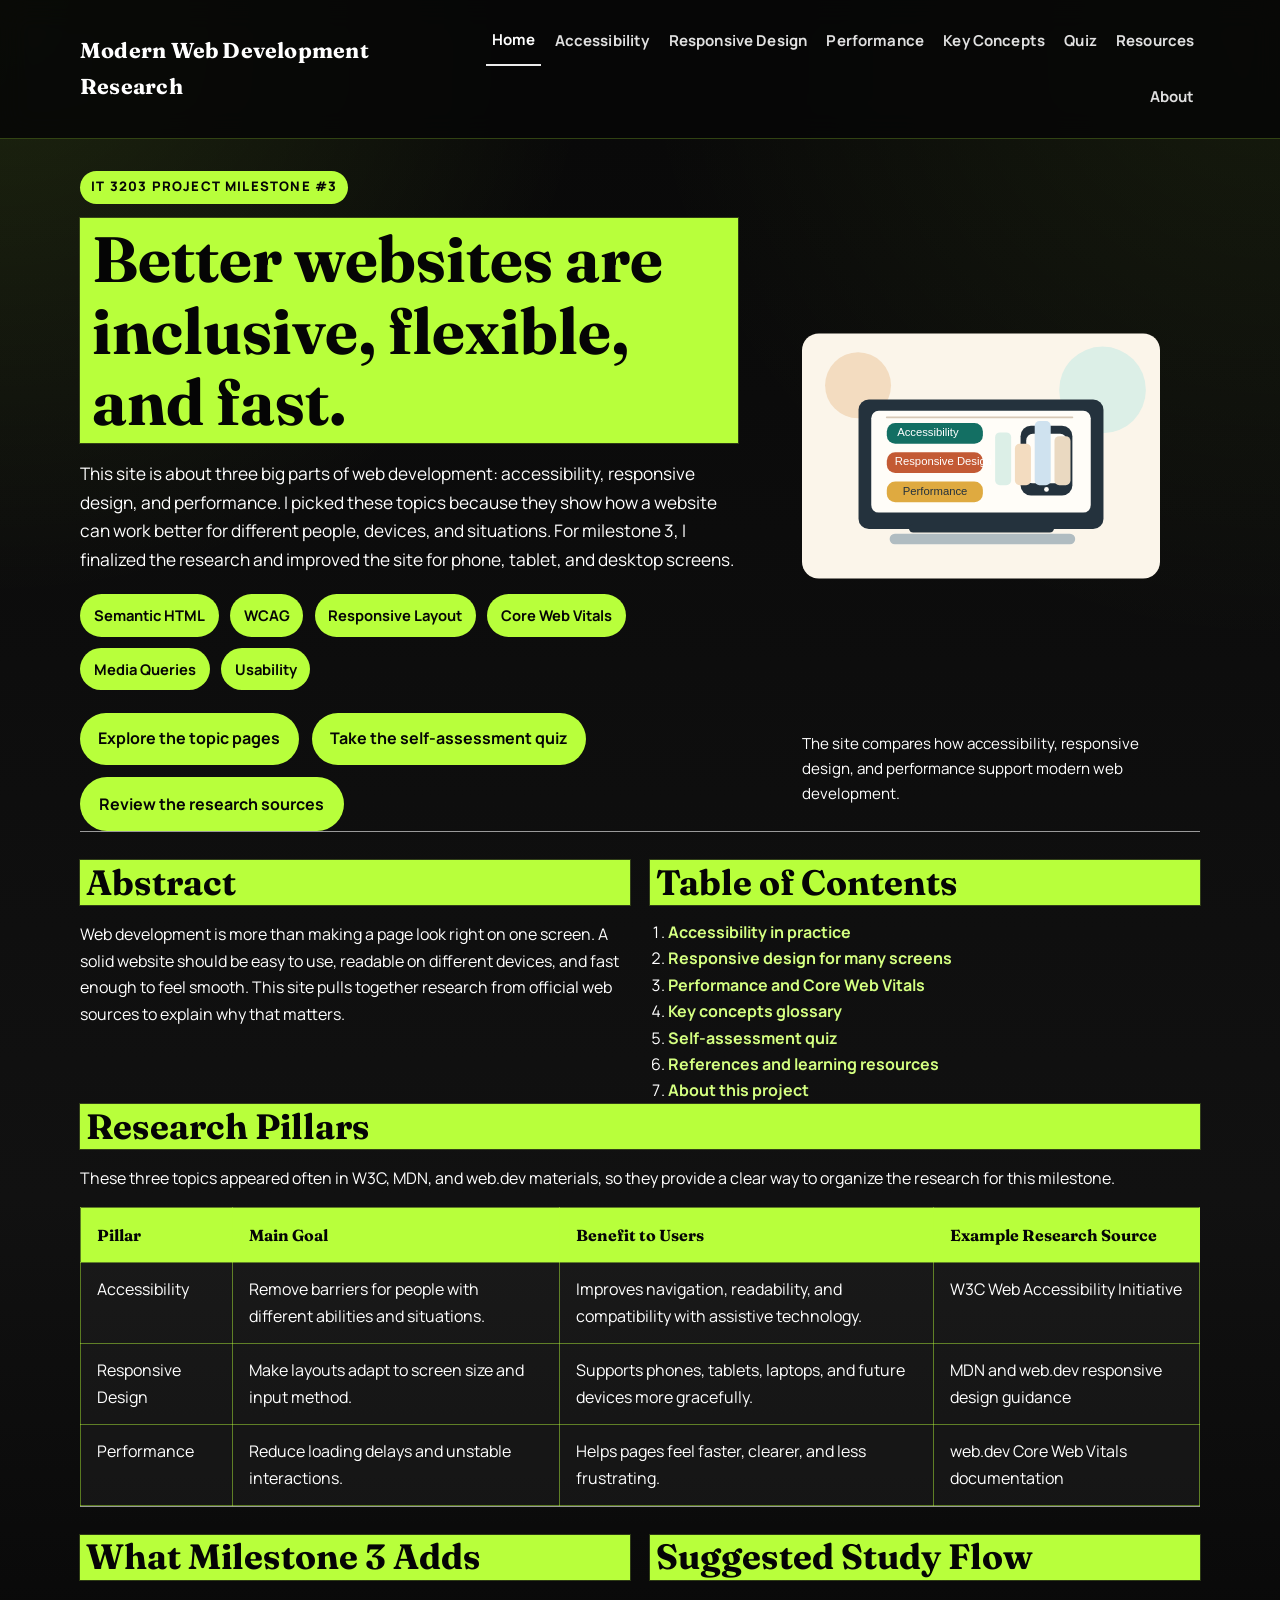
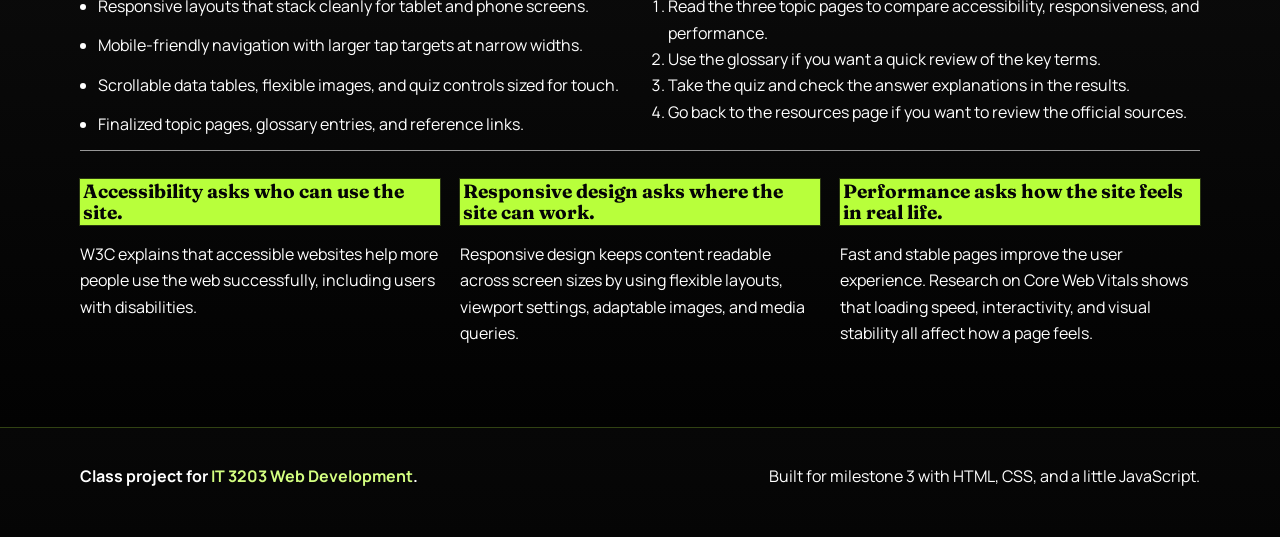
<file: index.html>
<!DOCTYPE html>
<html lang="en">
<head>
  <meta charset="UTF-8">
  <meta name="viewport" content="width=device-width, initial-scale=1">
  <meta name="description" content="Research website about modern web development practices, including accessibility, responsive design, and performance.">
  <title>Modern Web Development Research | Home</title>
  <link rel="stylesheet" href="styles.css">
  <script src="site.js" defer></script>
</head>
<body>
  <a class="skip-link" href="#main-content">Skip to content</a>
  <header class="site-header">
    <div class="header-inner">
      <a class="brand" href="index.html">Modern Web Development Research</a>
      <button class="menu-toggle" type="button" aria-label="Open navigation menu" aria-controls="primary-navigation" aria-expanded="false">
        <span class="menu-icon" aria-hidden="true"></span>
      </button>
      <!-- Shared navigation appears on every page for consistency. -->
      <nav id="primary-navigation" class="main-nav" aria-label="Primary">
        <a class="current" aria-current="page" href="index.html">Home</a>
        <a href="accessibility.html">Accessibility</a>
        <a href="responsive-design.html">Responsive Design</a>
        <a href="performance.html">Performance</a>
        <a href="concepts.html">Key Concepts</a>
        <a href="quiz.html">Quiz</a>
        <a href="resources.html">Resources</a>
        <a href="about.html">About</a>
      </nav>
    </div>
  </header>

  <main id="main-content" class="page-shell">
    <!-- Home page introduces the topic and links to the full site structure. -->
    <section class="hero">
      <div class="panel hero-copy">
        <p class="eyebrow">IT 3203 Project Milestone #3</p>
        <h1>Better websites are inclusive, flexible, and fast.</h1>
        <p class="lead">
          This site is about three big parts of web development:
          accessibility, responsive design, and performance. I picked these topics because
          they show how a website can work better for different people, devices, and situations.
          For milestone 3, I finalized the research and improved the site for phone,
          tablet, and desktop screens.
        </p>
        <ul class="key-terms">
          <li>Semantic HTML</li>
          <li>WCAG</li>
          <li>Responsive Layout</li>
          <li>Core Web Vitals</li>
          <li>Media Queries</li>
          <li>Usability</li>
        </ul>
        <div class="button-row">
          <a class="button-link" href="accessibility.html">Explore the topic pages</a>
          <a class="button-link" href="quiz.html">Take the self-assessment quiz</a>
          <a class="button-link secondary" href="resources.html">Review the research sources</a>
        </div>
      </div>
      <figure class="panel visual-panel">
        <img src="assets/research-hero.svg" width="760" height="520" alt="Illustration of a laptop and phone beside three web development research cards.">
        <figcaption>
          The site compares how accessibility, responsive design, and performance support modern web development.
        </figcaption>
      </figure>
    </section>

    <section class="section-grid section-spacer">
      <article class="card">
        <h2>Abstract</h2>
        <p>
          Web development is more than making a page look right on one screen. A solid website should
          be easy to use, readable on different devices, and fast enough to feel smooth.
          This site pulls together research from official web sources to explain why that matters.
        </p>
      </article>
      <article class="card">
        <h2>Table of Contents</h2>
        <ol class="toc-list">
          <li><a href="accessibility.html">Accessibility in practice</a></li>
          <li><a href="responsive-design.html">Responsive design for many screens</a></li>
          <li><a href="performance.html">Performance and Core Web Vitals</a></li>
          <li><a href="concepts.html">Key concepts glossary</a></li>
          <li><a href="quiz.html">Self-assessment quiz</a></li>
          <li><a href="resources.html">References and learning resources</a></li>
          <li><a href="about.html">About this project</a></li>
        </ol>
      </article>
    </section>

    <section class="card section-spacer">
      <h2>Research Pillars</h2>
      <p>
        These three topics appeared often in W3C, MDN, and web.dev materials, so they provide
        a clear way to organize the research for this milestone.
      </p>
      <div class="table-wrap">
        <table class="data-table">
          <thead>
            <tr>
              <th scope="col">Pillar</th>
              <th scope="col">Main Goal</th>
              <th scope="col">Benefit to Users</th>
              <th scope="col">Example Research Source</th>
            </tr>
          </thead>
          <tbody>
            <tr>
              <td>Accessibility</td>
              <td>Remove barriers for people with different abilities and situations.</td>
              <td>Improves navigation, readability, and compatibility with assistive technology.</td>
              <td>W3C Web Accessibility Initiative</td>
            </tr>
            <tr>
              <td>Responsive Design</td>
              <td>Make layouts adapt to screen size and input method.</td>
              <td>Supports phones, tablets, laptops, and future devices more gracefully.</td>
              <td>MDN and web.dev responsive design guidance</td>
            </tr>
            <tr>
              <td>Performance</td>
              <td>Reduce loading delays and unstable interactions.</td>
              <td>Helps pages feel faster, clearer, and less frustrating.</td>
              <td>web.dev Core Web Vitals documentation</td>
            </tr>
          </tbody>
        </table>
      </div>
    </section>

    <section class="section-grid section-spacer">
      <article class="card">
        <h2>What Milestone 3 Adds</h2>
        <ul class="highlight-list">
          <li>Responsive layouts that stack cleanly for tablet and phone screens.</li>
          <li>Mobile-friendly navigation with larger tap targets at narrow widths.</li>
          <li>Scrollable data tables, flexible images, and quiz controls sized for touch.</li>
          <li>Finalized topic pages, glossary entries, and reference links.</li>
        </ul>
      </article>
      <article class="card">
        <h2>Suggested Study Flow</h2>
        <ol class="toc-list">
          <li>Read the three topic pages to compare accessibility, responsiveness, and performance.</li>
          <li>Use the glossary if you want a quick review of the key terms.</li>
          <li>Take the quiz and check the answer explanations in the results.</li>
          <li>Go back to the resources page if you want to review the official sources.</li>
        </ol>
      </article>
    </section>

    <section class="card-grid section-spacer">
      <article class="card">
        <h3>Accessibility asks who can use the site.</h3>
        <p>
          W3C explains that accessible websites help more people use the web successfully,
          including users with disabilities.
        </p>
      </article>
      <article class="card">
        <h3>Responsive design asks where the site can work.</h3>
        <p>
          Responsive design keeps content readable across screen sizes by using flexible layouts,
          viewport settings, adaptable images, and media queries.
        </p>
      </article>
      <article class="card">
        <h3>Performance asks how the site feels in real life.</h3>
        <p>
          Fast and stable pages improve the user experience. Research on Core Web Vitals shows
          that loading speed, interactivity, and visual stability all affect how a page feels.
        </p>
      </article>
    </section>
  </main>

  <footer class="footer">
    <div class="footer-inner">
      <p id="course-note">
        Class project for <a href="https://ksuweb.github.io/IT3203/">IT 3203 Web Development</a>.
      </p>
      <p>Built for milestone 3 with HTML, CSS, and a little JavaScript.</p>
    </div>
  </footer>
</body>
</html>
</file>
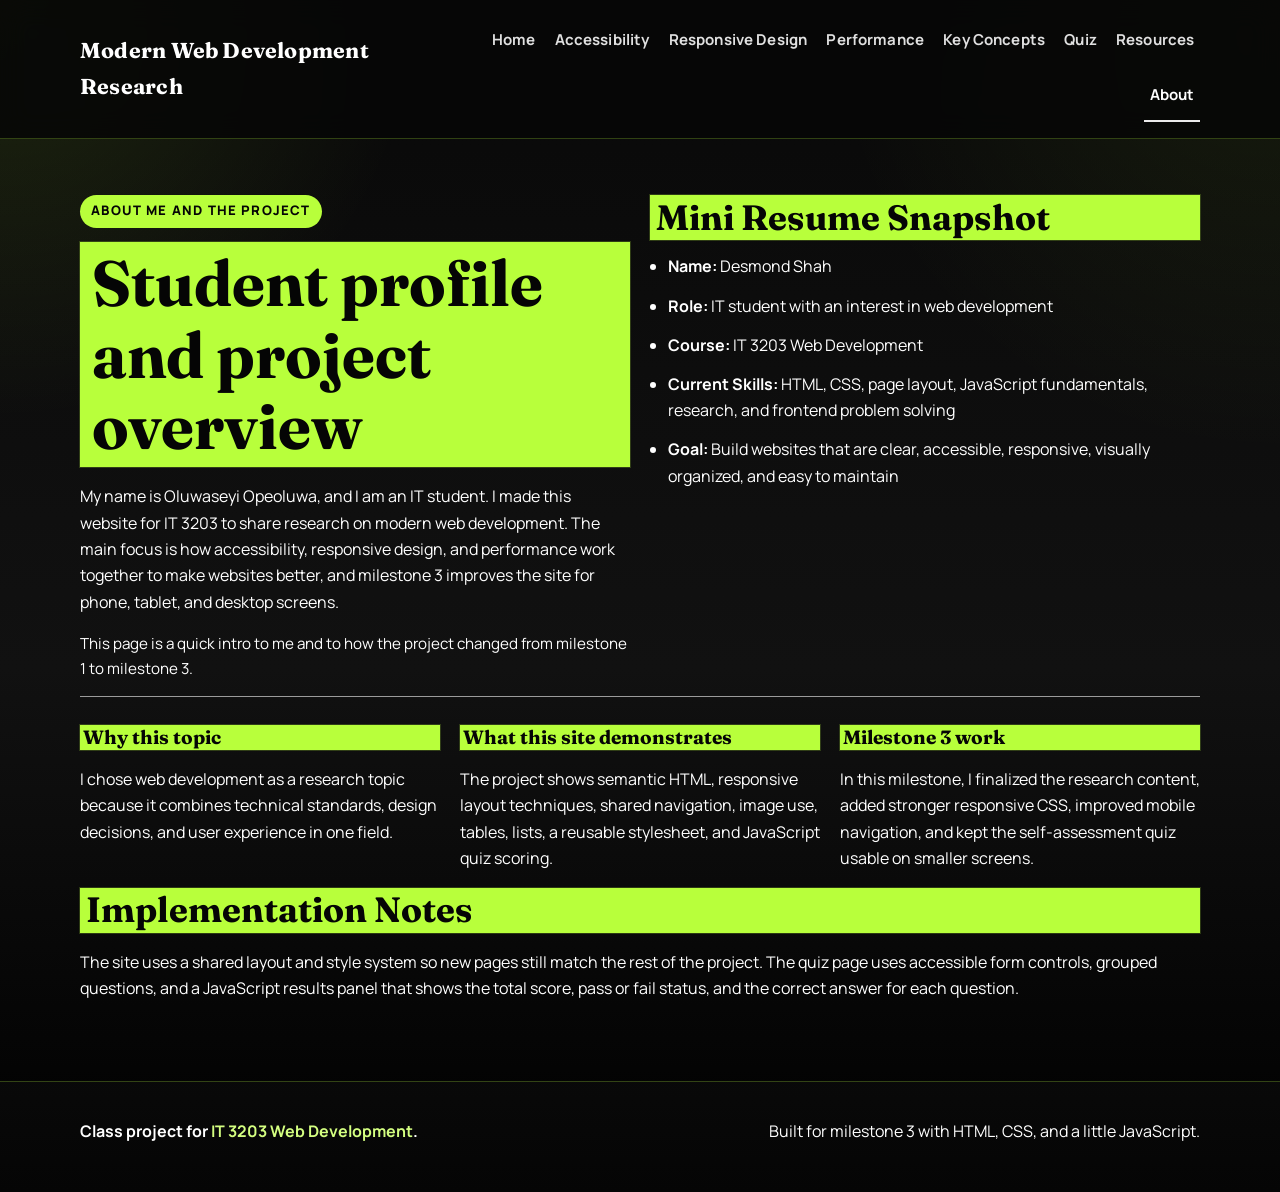
<file: about.html>
<!DOCTYPE html>
<html lang="en">
<head>
  <meta charset="UTF-8">
  <meta name="viewport" content="width=device-width, initial-scale=1">
  <meta name="description" content="About page for the IT 3203 milestone research website.">
  <title>Modern Web Development Research | About</title>
  <link rel="stylesheet" href="styles.css">
  <script src="site.js" defer></script>
</head>
<body>
  <a class="skip-link" href="#main-content">Skip to content</a>
  <header class="site-header">
    <div class="header-inner">
      <a class="brand" href="index.html">Modern Web Development Research</a>
      <button class="menu-toggle" type="button" aria-label="Open navigation menu" aria-controls="primary-navigation" aria-expanded="false">
        <span class="menu-icon" aria-hidden="true"></span>
      </button>
      <nav id="primary-navigation" class="main-nav" aria-label="Primary">
        <a href="index.html">Home</a>
        <a href="accessibility.html">Accessibility</a>
        <a href="responsive-design.html">Responsive Design</a>
        <a href="performance.html">Performance</a>
        <a href="concepts.html">Key Concepts</a>
        <a href="quiz.html">Quiz</a>
        <a href="resources.html">Resources</a>
        <a class="current" aria-current="page" href="about.html">About</a>
      </nav>
    </div>
  </header>

  <main id="main-content" class="page-shell">
    <section class="section-grid">
      <article class="card">
        <p class="eyebrow">About Me and the Project</p>
        <h1>Student profile and project overview</h1>
        <p>
          My name is Oluwaseyi Opeoluwa, and I am an IT student. I made this website for IT 3203 to share
          research on modern web development. The main focus is how accessibility,
          responsive design, and performance work together to make websites better, and milestone 3
          improves the site for phone, tablet, and desktop screens.
        </p>
        <p class="tiny-note">
          This page is a quick intro to me and to how the project changed from milestone 1 to milestone 3.
        </p>
      </article>
      <article class="card">
        <h2>Mini Resume Snapshot</h2>
        <ul class="meta-list">
          <li><strong>Name:</strong> Desmond Shah</li>
          <li><strong>Role:</strong> IT student with an interest in web development</li>
          <li><strong>Course:</strong> IT 3203 Web Development</li>
          <li><strong>Current Skills:</strong> HTML, CSS, page layout, JavaScript fundamentals, research, and frontend problem solving</li>
          <li><strong>Goal:</strong> Build websites that are clear, accessible, responsive, visually organized, and easy to maintain</li>
        </ul>
      </article>
    </section>

    <section class="card-grid section-spacer">
      <article class="card">
        <h3>Why this topic</h3>
        <p>
          I chose web development as a research topic because it combines technical standards, design decisions,
          and user experience in one field.
        </p>
      </article>
      <article class="card">
        <h3>What this site demonstrates</h3>
        <p>
          The project shows semantic HTML, responsive layout techniques, shared navigation,
          image use, tables, lists, a reusable stylesheet, and JavaScript quiz scoring.
        </p>
      </article>
      <article class="card">
        <h3>Milestone 3 work</h3>
        <p>
          In this milestone, I finalized the research content, added stronger responsive CSS,
          improved mobile navigation, and kept the self-assessment quiz usable on smaller screens.
        </p>
      </article>
    </section>

    <section class="card section-spacer">
      <h2>Implementation Notes</h2>
      <p>
        The site uses a shared layout and style system so new pages still match the rest of the project.
        The quiz page uses accessible form controls, grouped questions, and a JavaScript results panel
        that shows the total score, pass or fail status, and the correct answer for each question.
      </p>
    </section>
  </main>

  <footer class="footer">
    <div class="footer-inner">
      <p id="course-note">
        Class project for <a href="https://ksuweb.github.io/IT3203/">IT 3203 Web Development</a>.
      </p>
      <p>Built for milestone 3 with HTML, CSS, and a little JavaScript.</p>
    </div>
  </footer>
</body>
</html>
</file>
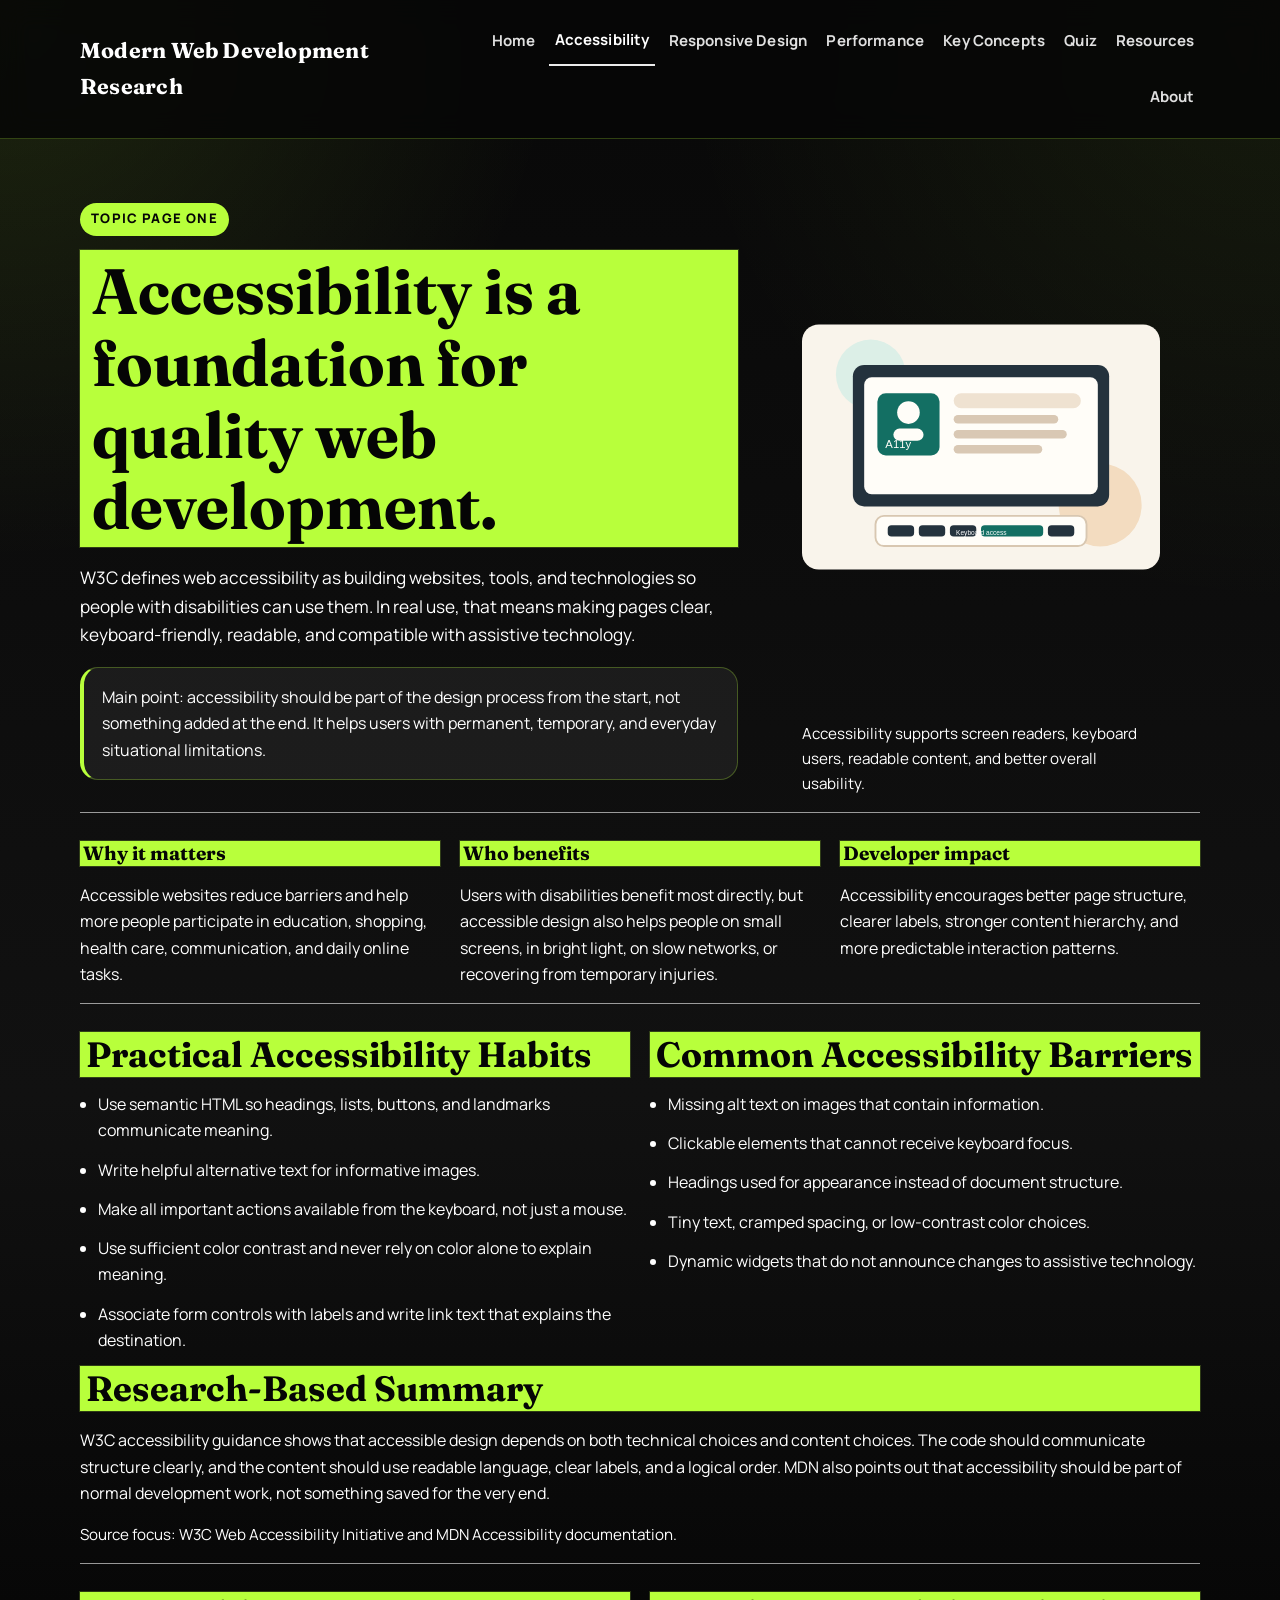
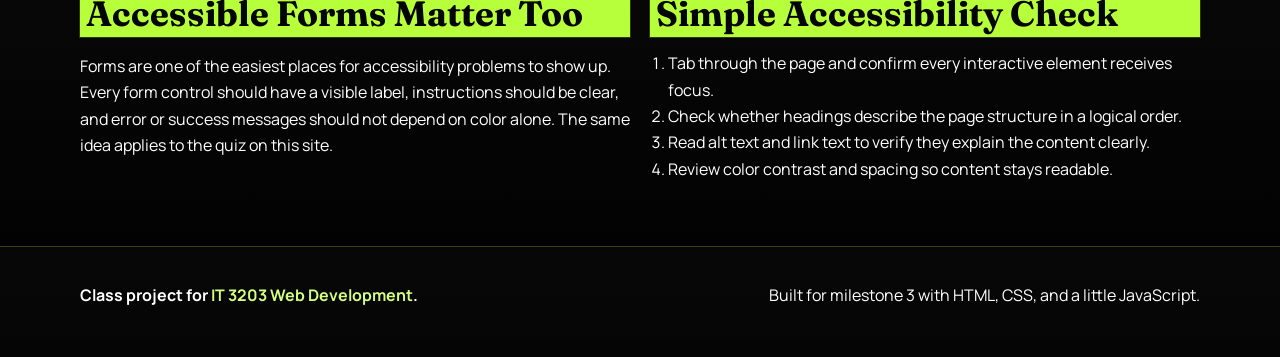
<file: accessibility.html>
<!DOCTYPE html>
<html lang="en">
<head>
  <meta charset="UTF-8">
  <meta name="viewport" content="width=device-width, initial-scale=1">
  <meta name="description" content="Research page about web accessibility and why accessible design matters in web development.">
  <title>Modern Web Development Research | Accessibility</title>
  <link rel="stylesheet" href="styles.css">
  <script src="site.js" defer></script>
</head>
<body>
  <a class="skip-link" href="#main-content">Skip to content</a>
  <header class="site-header">
    <div class="header-inner">
      <a class="brand" href="index.html">Modern Web Development Research</a>
      <button class="menu-toggle" type="button" aria-label="Open navigation menu" aria-controls="primary-navigation" aria-expanded="false">
        <span class="menu-icon" aria-hidden="true"></span>
      </button>
      <nav id="primary-navigation" class="main-nav" aria-label="Primary">
        <a href="index.html">Home</a>
        <a class="current" aria-current="page" href="accessibility.html">Accessibility</a>
        <a href="responsive-design.html">Responsive Design</a>
        <a href="performance.html">Performance</a>
        <a href="concepts.html">Key Concepts</a>
        <a href="quiz.html">Quiz</a>
        <a href="resources.html">Resources</a>
        <a href="about.html">About</a>
      </nav>
    </div>
  </header>

  <main id="main-content" class="page-shell">
    <section class="page-intro">
      <article class="panel page-title-card">
        <p class="eyebrow">Topic Page One</p>
        <h1>Accessibility is a foundation for quality web development.</h1>
        <p class="lead">
          W3C defines web accessibility as building websites, tools, and technologies so
          people with disabilities can use them. In real use, that means making pages clear, keyboard-friendly,
          readable, and compatible with assistive technology.
        </p>
        <div class="callout">
          Main point: accessibility should be part of the design process from the start, not something added at the end.
          It helps users with permanent, temporary, and everyday situational limitations.
        </div>
      </article>
      <figure class="panel visual-panel">
        <img src="assets/accessibility.svg" width="760" height="520" alt="Illustration of an accessible webpage, keyboard access, and accessibility labels.">
        <figcaption>
          Accessibility supports screen readers, keyboard users, readable content, and better overall usability.
        </figcaption>
      </figure>
    </section>

    <section class="card-grid section-spacer">
      <article class="card">
        <h3>Why it matters</h3>
        <p>
          Accessible websites reduce barriers and help more people participate in education, shopping,
          health care, communication, and daily online tasks.
        </p>
      </article>
      <article class="card">
        <h3>Who benefits</h3>
        <p>
          Users with disabilities benefit most directly, but accessible design also helps people on small
          screens, in bright light, on slow networks, or recovering from temporary injuries.
        </p>
      </article>
      <article class="card">
        <h3>Developer impact</h3>
        <p>
          Accessibility encourages better page structure, clearer labels, stronger content hierarchy,
          and more predictable interaction patterns.
        </p>
      </article>
    </section>

    <section class="section-grid section-spacer">
      <article class="card">
        <h2>Practical Accessibility Habits</h2>
        <ul class="highlight-list">
          <li>Use semantic HTML so headings, lists, buttons, and landmarks communicate meaning.</li>
          <li>Write helpful alternative text for informative images.</li>
          <li>Make all important actions available from the keyboard, not just a mouse.</li>
          <li>Use sufficient color contrast and never rely on color alone to explain meaning.</li>
          <li>Associate form controls with labels and write link text that explains the destination.</li>
        </ul>
      </article>
      <article class="card">
        <h2>Common Accessibility Barriers</h2>
        <ul class="highlight-list">
          <li>Missing alt text on images that contain information.</li>
          <li>Clickable elements that cannot receive keyboard focus.</li>
          <li>Headings used for appearance instead of document structure.</li>
          <li>Tiny text, cramped spacing, or low-contrast color choices.</li>
          <li>Dynamic widgets that do not announce changes to assistive technology.</li>
        </ul>
      </article>
    </section>

    <section class="card section-spacer">
      <h2>Research-Based Summary</h2>
      <p>
        W3C accessibility guidance shows that accessible design depends on both technical choices and content choices.
        The code should communicate structure clearly, and the content should use readable language, clear labels,
        and a logical order. MDN also points out that accessibility should be part of normal development work,
        not something saved for the very end.
      </p>
      <p class="tiny-note">
        Source focus: W3C Web Accessibility Initiative and MDN Accessibility documentation.
      </p>
    </section>

    <section class="section-grid section-spacer">
      <article class="card">
        <h2>Accessible Forms Matter Too</h2>
        <p>
          Forms are one of the easiest places for accessibility problems to show up. Every form control should
          have a visible label, instructions should be clear, and error or success messages should not depend
          on color alone. The same idea applies to the quiz on this site.
        </p>
      </article>
      <article class="card">
        <h2>Simple Accessibility Check</h2>
        <ol class="toc-list">
          <li>Tab through the page and confirm every interactive element receives focus.</li>
          <li>Check whether headings describe the page structure in a logical order.</li>
          <li>Read alt text and link text to verify they explain the content clearly.</li>
          <li>Review color contrast and spacing so content stays readable.</li>
        </ol>
      </article>
    </section>
  </main>

  <footer class="footer">
    <div class="footer-inner">
      <p id="course-note">
        Class project for <a href="https://ksuweb.github.io/IT3203/">IT 3203 Web Development</a>.
      </p>
      <p>Built for milestone 3 with HTML, CSS, and a little JavaScript.</p>
    </div>
  </footer>
</body>
</html>
</file>
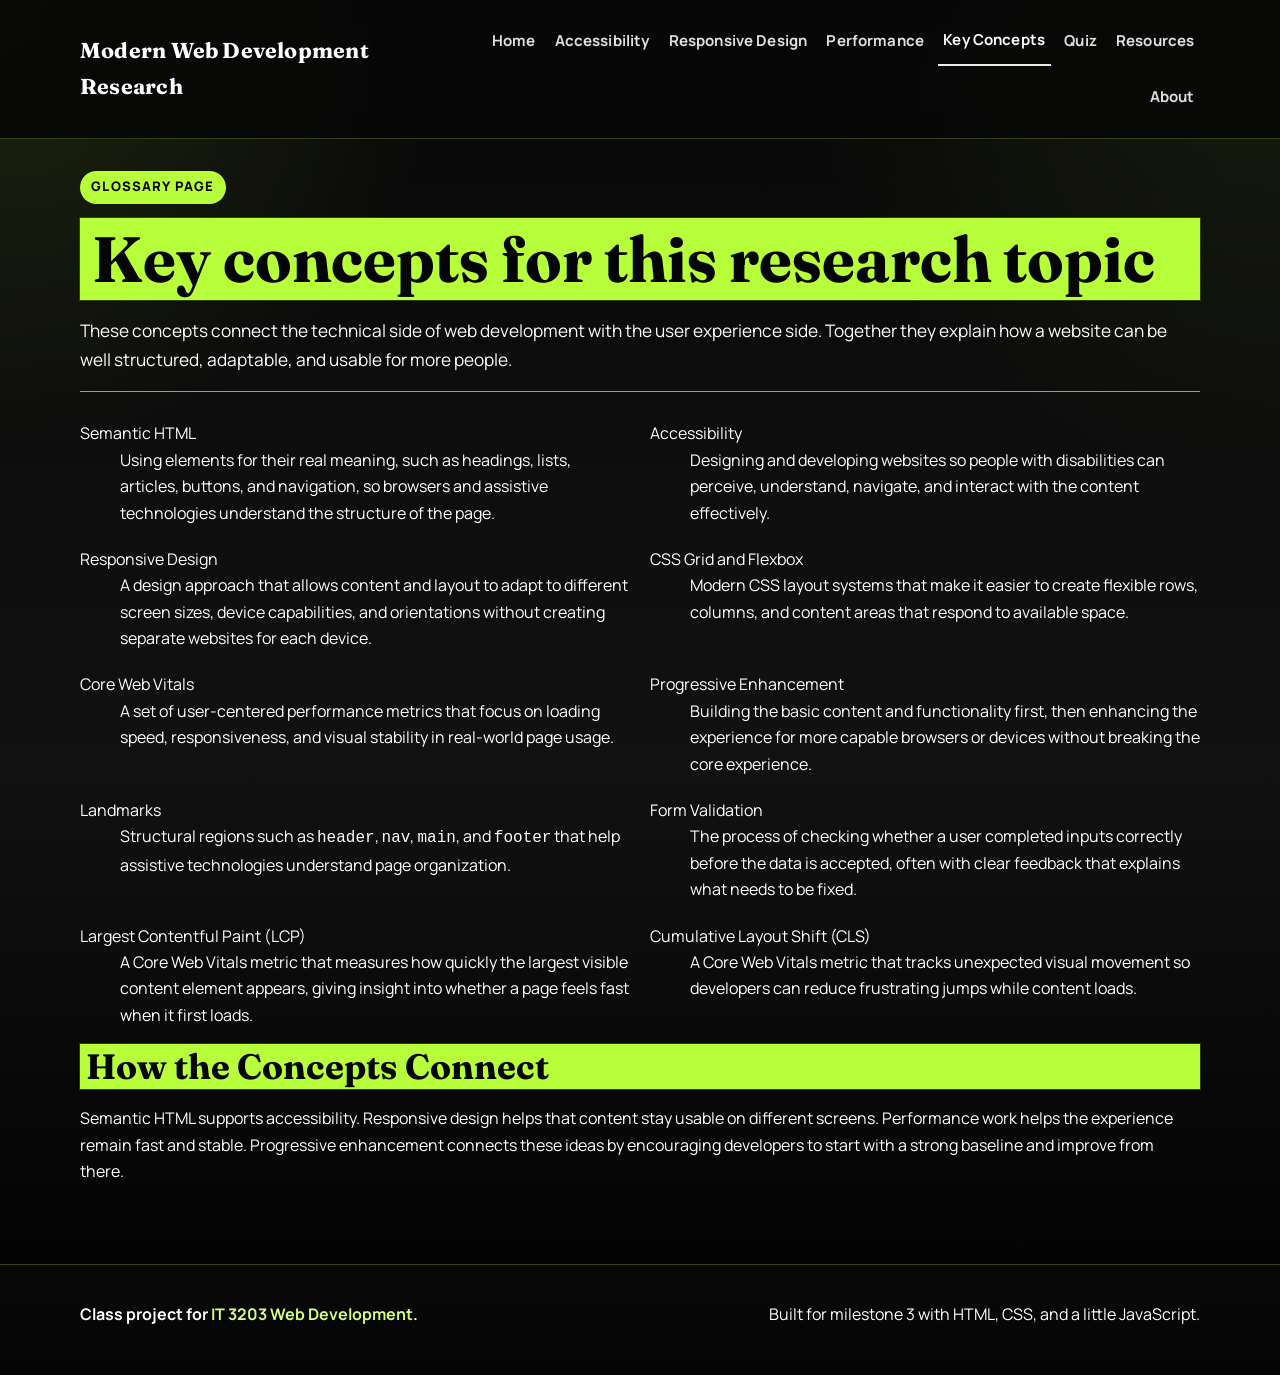
<file: concepts.html>
<!DOCTYPE html>
<html lang="en">
<head>
  <meta charset="UTF-8">
  <meta name="viewport" content="width=device-width, initial-scale=1">
  <meta name="description" content="Key concepts page explaining important terms related to modern web development research.">
  <title>Modern Web Development Research | Key Concepts</title>
  <link rel="stylesheet" href="styles.css">
  <script src="site.js" defer></script>
</head>
<body>
  <a class="skip-link" href="#main-content">Skip to content</a>
  <header class="site-header">
    <div class="header-inner">
      <a class="brand" href="index.html">Modern Web Development Research</a>
      <button class="menu-toggle" type="button" aria-label="Open navigation menu" aria-controls="primary-navigation" aria-expanded="false">
        <span class="menu-icon" aria-hidden="true"></span>
      </button>
      <nav id="primary-navigation" class="main-nav" aria-label="Primary">
        <a href="index.html">Home</a>
        <a href="accessibility.html">Accessibility</a>
        <a href="responsive-design.html">Responsive Design</a>
        <a href="performance.html">Performance</a>
        <a class="current" aria-current="page" href="concepts.html">Key Concepts</a>
        <a href="quiz.html">Quiz</a>
        <a href="resources.html">Resources</a>
        <a href="about.html">About</a>
      </nav>
    </div>
  </header>

  <main id="main-content" class="page-shell">
    <section class="card">
      <p class="eyebrow">Glossary Page</p>
      <h1>Key concepts for this research topic</h1>
      <p class="lead">
        These concepts connect the technical side of web development with the user experience side.
        Together they explain how a website can be well structured, adaptable, and usable for more people.
      </p>
    </section>

    <!-- Definition list explains six important terms related to the research topic. -->
    <dl class="glossary section-spacer">
      <div class="card">
        <dt>Semantic HTML</dt>
        <dd>
          Using elements for their real meaning, such as headings, lists, articles, buttons, and navigation,
          so browsers and assistive technologies understand the structure of the page.
        </dd>
      </div>
      <div class="card">
        <dt>Accessibility</dt>
        <dd>
          Designing and developing websites so people with disabilities can perceive, understand,
          navigate, and interact with the content effectively.
        </dd>
      </div>
      <div class="card">
        <dt>Responsive Design</dt>
        <dd>
          A design approach that allows content and layout to adapt to different screen sizes,
          device capabilities, and orientations without creating separate websites for each device.
        </dd>
      </div>
      <div class="card">
        <dt>CSS Grid and Flexbox</dt>
        <dd>
          Modern CSS layout systems that make it easier to create flexible rows, columns, and content areas
          that respond to available space.
        </dd>
      </div>
      <div class="card">
        <dt>Core Web Vitals</dt>
        <dd>
          A set of user-centered performance metrics that focus on loading speed, responsiveness,
          and visual stability in real-world page usage.
        </dd>
      </div>
      <div class="card">
        <dt>Progressive Enhancement</dt>
        <dd>
          Building the basic content and functionality first, then enhancing the experience for more capable
          browsers or devices without breaking the core experience.
        </dd>
      </div>
      <div class="card">
        <dt>Landmarks</dt>
        <dd>
          Structural regions such as <code>header</code>, <code>nav</code>, <code>main</code>, and
          <code>footer</code> that help assistive technologies understand page organization.
        </dd>
      </div>
      <div class="card">
        <dt>Form Validation</dt>
        <dd>
          The process of checking whether a user completed inputs correctly before the data is accepted,
          often with clear feedback that explains what needs to be fixed.
        </dd>
      </div>
      <div class="card">
        <dt>Largest Contentful Paint (LCP)</dt>
        <dd>
          A Core Web Vitals metric that measures how quickly the largest visible content element appears,
          giving insight into whether a page feels fast when it first loads.
        </dd>
      </div>
      <div class="card">
        <dt>Cumulative Layout Shift (CLS)</dt>
        <dd>
          A Core Web Vitals metric that tracks unexpected visual movement so developers can reduce
          frustrating jumps while content loads.
        </dd>
      </div>
    </dl>

    <section class="card section-spacer">
      <h2>How the Concepts Connect</h2>
      <p>
        Semantic HTML supports accessibility. Responsive design helps that content stay usable on different
        screens. Performance work helps the experience remain fast and stable. Progressive enhancement connects
        these ideas by encouraging developers to start with a strong baseline and improve from there.
      </p>
    </section>
  </main>

  <footer class="footer">
    <div class="footer-inner">
      <p id="course-note">
        Class project for <a href="https://ksuweb.github.io/IT3203/">IT 3203 Web Development</a>.
      </p>
      <p>Built for milestone 3 with HTML, CSS, and a little JavaScript.</p>
    </div>
  </footer>
</body>
</html>
</file>
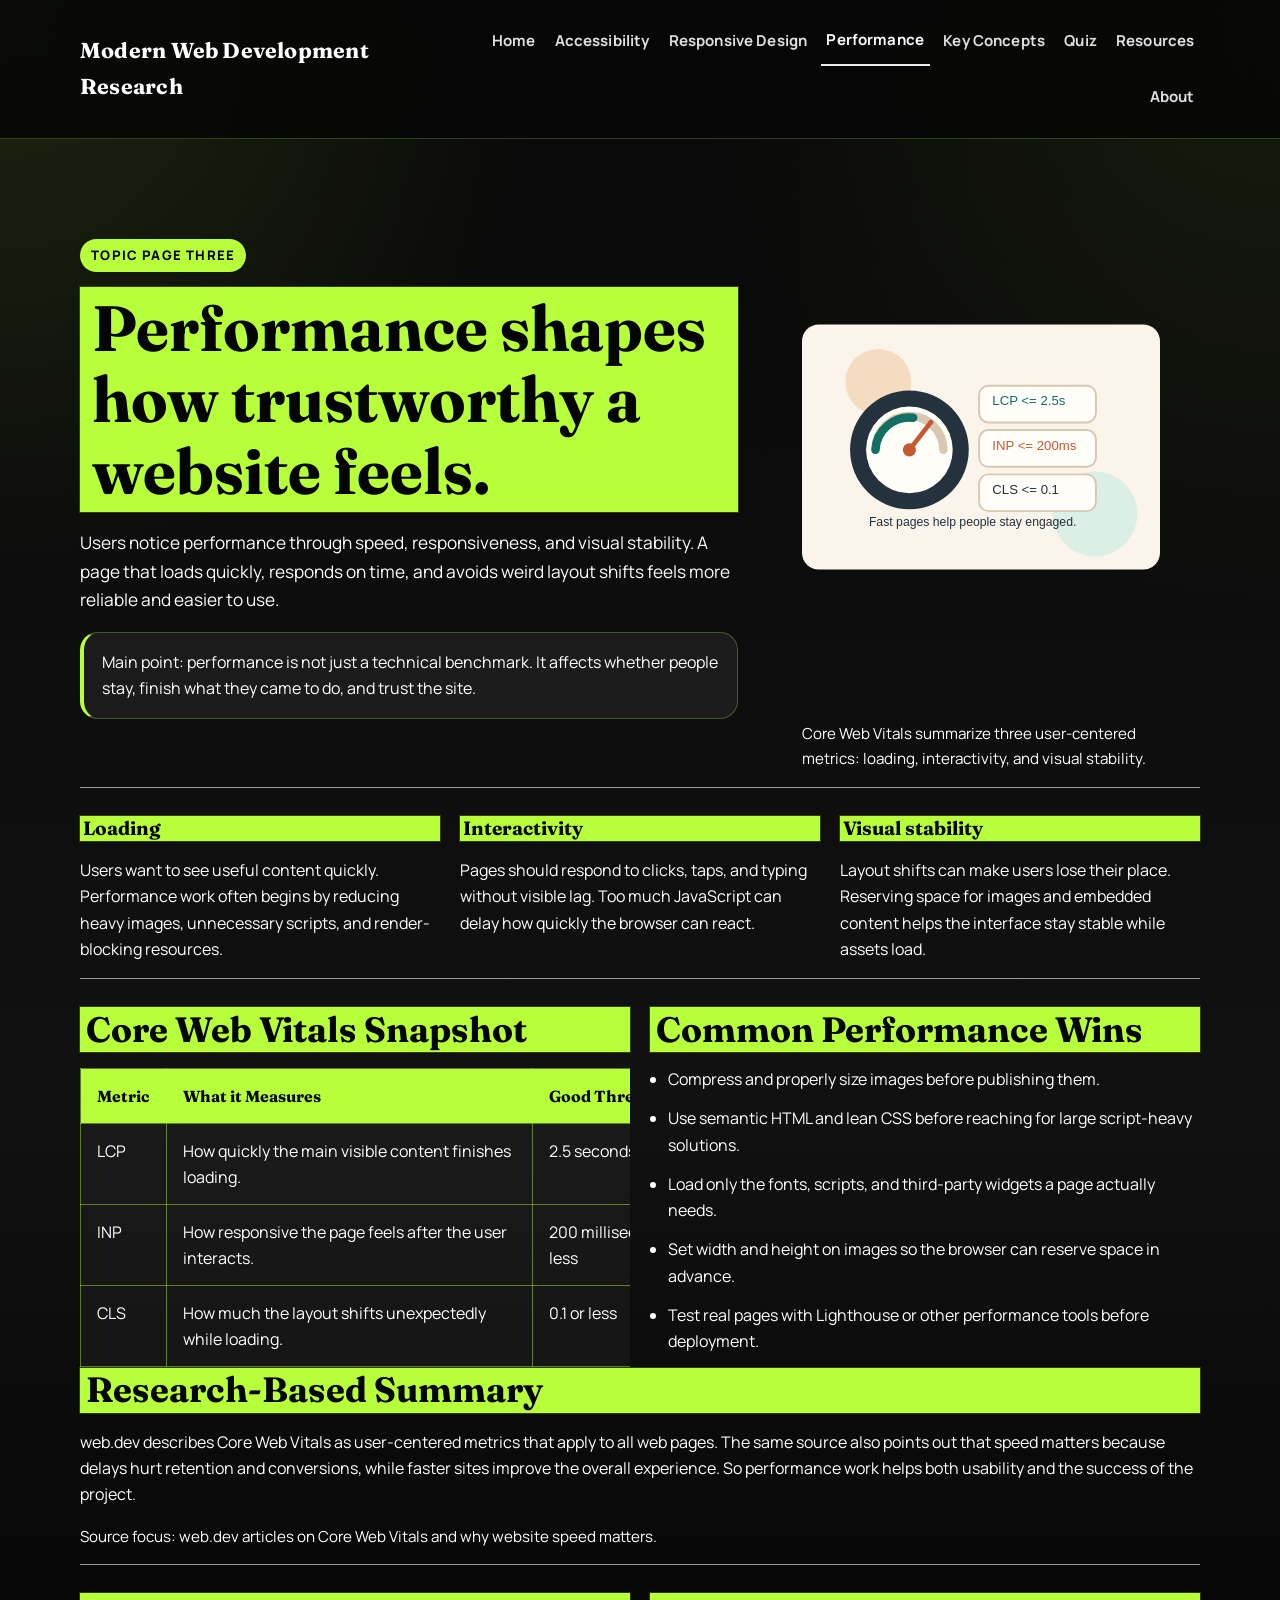
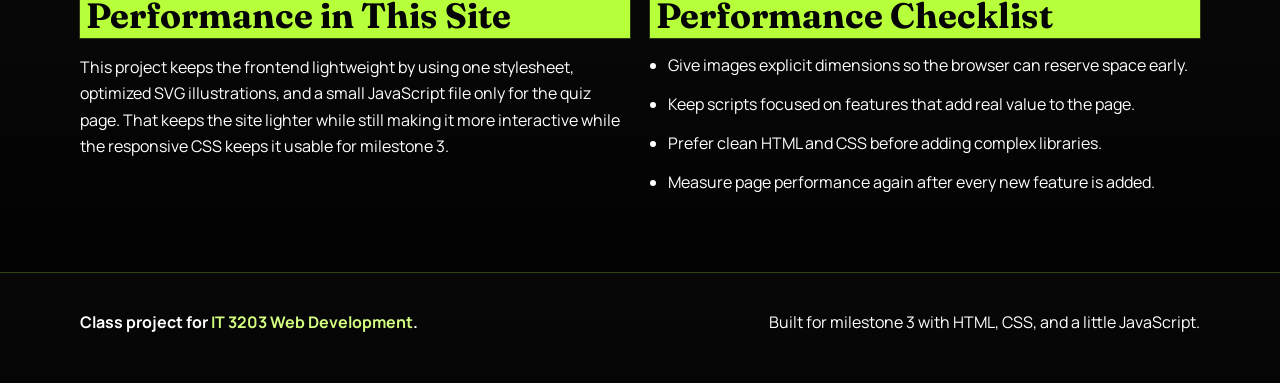
<file: performance.html>
<!DOCTYPE html>
<html lang="en">
<head>
  <meta charset="UTF-8">
  <meta name="viewport" content="width=device-width, initial-scale=1">
  <meta name="description" content="Research page about website performance, Core Web Vitals, and why speed matters in web development.">
  <title>Modern Web Development Research | Performance</title>
  <link rel="stylesheet" href="styles.css">
  <script src="site.js" defer></script>
</head>
<body>
  <a class="skip-link" href="#main-content">Skip to content</a>
  <header class="site-header">
    <div class="header-inner">
      <a class="brand" href="index.html">Modern Web Development Research</a>
      <button class="menu-toggle" type="button" aria-label="Open navigation menu" aria-controls="primary-navigation" aria-expanded="false">
        <span class="menu-icon" aria-hidden="true"></span>
      </button>
      <nav id="primary-navigation" class="main-nav" aria-label="Primary">
        <a href="index.html">Home</a>
        <a href="accessibility.html">Accessibility</a>
        <a href="responsive-design.html">Responsive Design</a>
        <a class="current" aria-current="page" href="performance.html">Performance</a>
        <a href="concepts.html">Key Concepts</a>
        <a href="quiz.html">Quiz</a>
        <a href="resources.html">Resources</a>
        <a href="about.html">About</a>
      </nav>
    </div>
  </header>

  <main id="main-content" class="page-shell">
    <section class="page-intro">
      <article class="panel page-title-card">
        <p class="eyebrow">Topic Page Three</p>
        <h1>Performance shapes how trustworthy a website feels.</h1>
        <p class="lead">
          Users notice performance through speed, responsiveness, and visual stability. A page that loads quickly,
          responds on time, and avoids weird layout shifts feels more reliable and easier to use.
        </p>
        <div class="callout">
          Main point: performance is not just a technical benchmark. It affects whether people stay,
          finish what they came to do, and trust the site.
        </div>
      </article>
      <figure class="panel visual-panel">
        <img src="assets/performance.svg" width="760" height="520" alt="Illustration of a speed gauge and cards labeled with Core Web Vitals thresholds.">
        <figcaption>
          Core Web Vitals summarize three user-centered metrics: loading, interactivity, and visual stability.
        </figcaption>
      </figure>
    </section>

    <section class="card-grid section-spacer">
      <article class="card">
        <h3>Loading</h3>
        <p>
          Users want to see useful content quickly. Performance work often begins by reducing heavy images,
          unnecessary scripts, and render-blocking resources.
        </p>
      </article>
      <article class="card">
        <h3>Interactivity</h3>
        <p>
          Pages should respond to clicks, taps, and typing without visible lag. Too much JavaScript can delay
          how quickly the browser can react.
        </p>
      </article>
      <article class="card">
        <h3>Visual stability</h3>
        <p>
          Layout shifts can make users lose their place. Reserving space for images and embedded content helps the
          interface stay stable while assets load.
        </p>
      </article>
    </section>

    <section class="section-grid section-spacer">
      <article class="card">
        <h2>Core Web Vitals Snapshot</h2>
        <div class="table-wrap">
          <table class="data-table">
            <thead>
              <tr>
                <th scope="col">Metric</th>
                <th scope="col">What it Measures</th>
                <th scope="col">Good Threshold</th>
              </tr>
            </thead>
            <tbody>
              <tr>
                <td>LCP</td>
                <td>How quickly the main visible content finishes loading.</td>
                <td>2.5 seconds or less</td>
              </tr>
              <tr>
                <td>INP</td>
                <td>How responsive the page feels after the user interacts.</td>
                <td>200 milliseconds or less</td>
              </tr>
              <tr>
                <td>CLS</td>
                <td>How much the layout shifts unexpectedly while loading.</td>
                <td>0.1 or less</td>
              </tr>
            </tbody>
          </table>
        </div>
      </article>
      <article class="card">
        <h2>Common Performance Wins</h2>
        <ul class="highlight-list">
          <li>Compress and properly size images before publishing them.</li>
          <li>Use semantic HTML and lean CSS before reaching for large script-heavy solutions.</li>
          <li>Load only the fonts, scripts, and third-party widgets a page actually needs.</li>
          <li>Set width and height on images so the browser can reserve space in advance.</li>
          <li>Test real pages with Lighthouse or other performance tools before deployment.</li>
        </ul>
      </article>
    </section>

    <section class="card section-spacer">
      <h2>Research-Based Summary</h2>
      <p>
        web.dev describes Core Web Vitals as user-centered metrics that apply to all web pages. The same source
        also points out that speed matters because delays hurt retention and conversions, while faster sites improve
        the overall experience. So performance work helps both usability and the success of the project.
      </p>
      <p class="tiny-note">
        Source focus: web.dev articles on Core Web Vitals and why website speed matters.
      </p>
    </section>

    <section class="section-grid section-spacer">
      <article class="card">
        <h2>Performance in This Site</h2>
        <p>
          This project keeps the frontend lightweight by using one stylesheet, optimized SVG illustrations,
          and a small JavaScript file only for the quiz page. That keeps the site lighter while still
          making it more interactive while the responsive CSS keeps it usable for milestone 3.
        </p>
      </article>
      <article class="card">
        <h2>Performance Checklist</h2>
        <ul class="highlight-list">
          <li>Give images explicit dimensions so the browser can reserve space early.</li>
          <li>Keep scripts focused on features that add real value to the page.</li>
          <li>Prefer clean HTML and CSS before adding complex libraries.</li>
          <li>Measure page performance again after every new feature is added.</li>
        </ul>
      </article>
    </section>
  </main>

  <footer class="footer">
    <div class="footer-inner">
      <p id="course-note">
        Class project for <a href="https://ksuweb.github.io/IT3203/">IT 3203 Web Development</a>.
      </p>
      <p>Built for milestone 3 with HTML, CSS, and a little JavaScript.</p>
    </div>
  </footer>
</body>
</html>
</file>
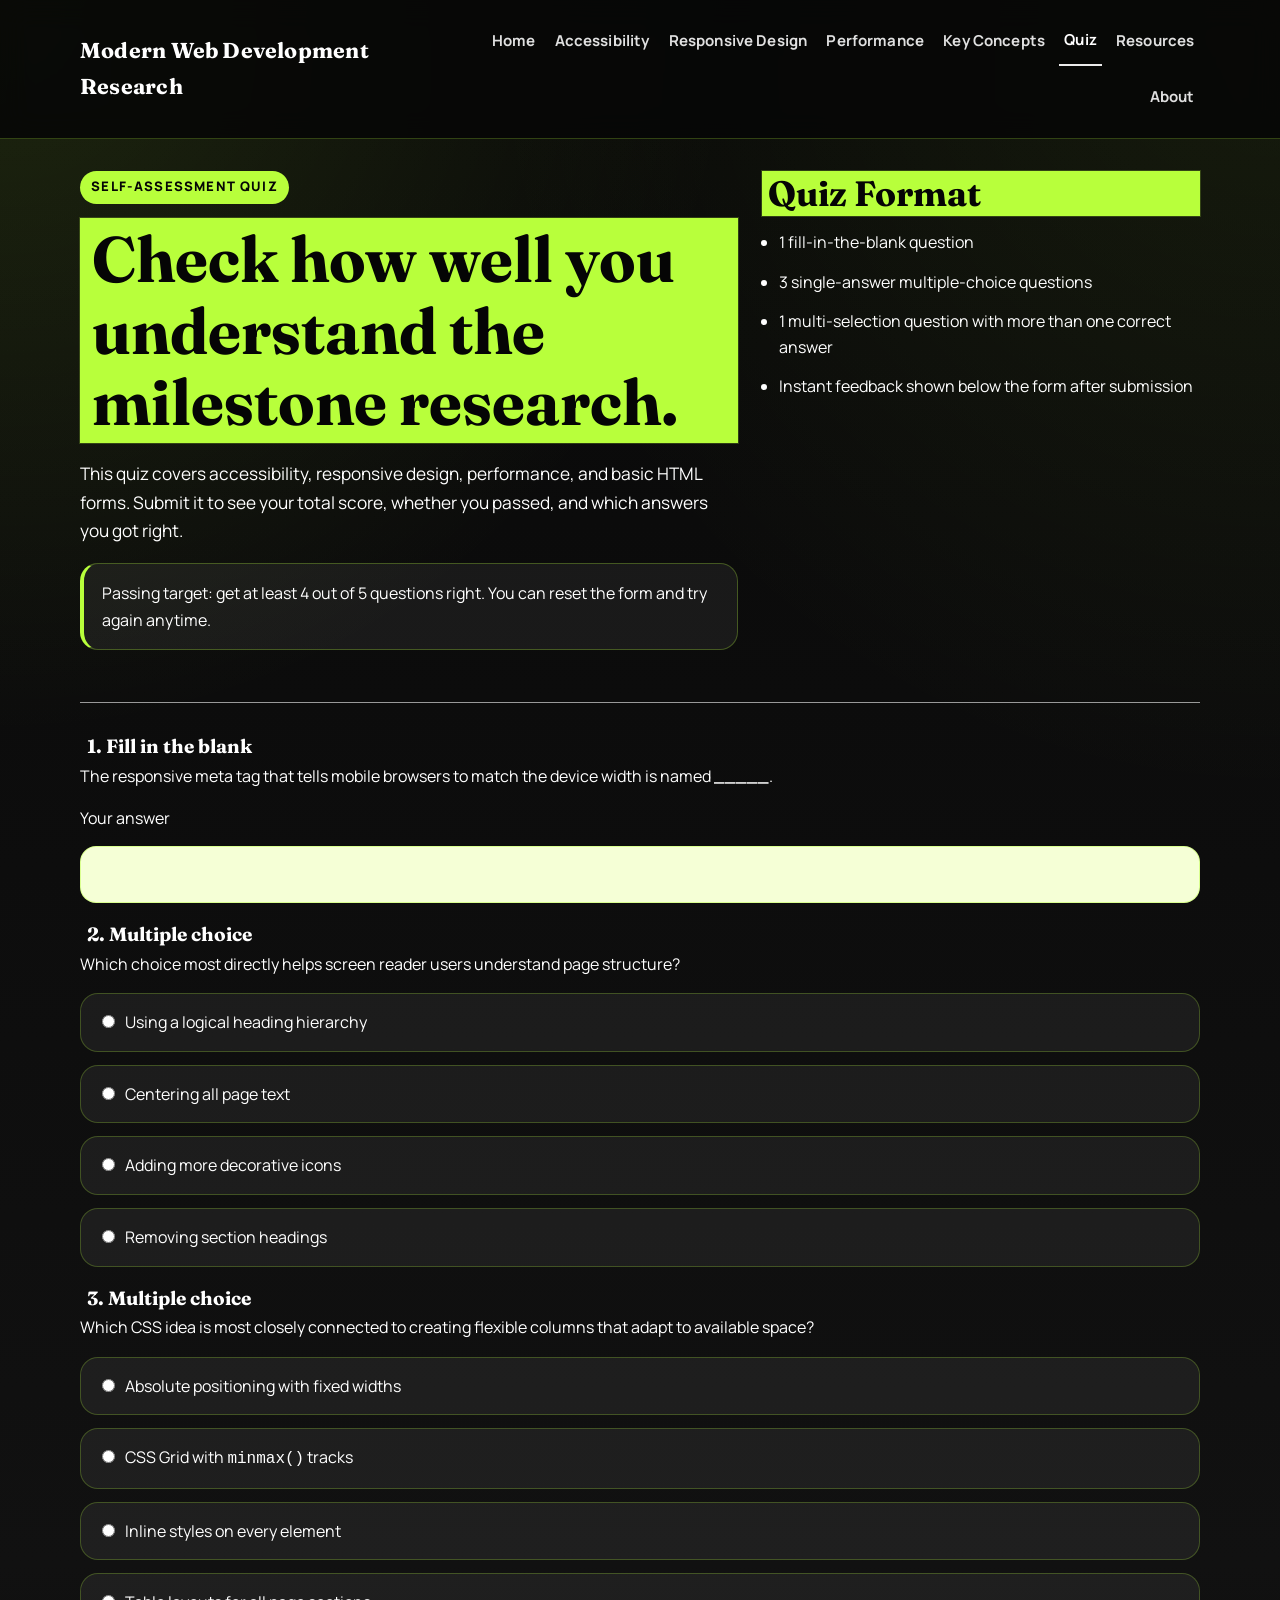
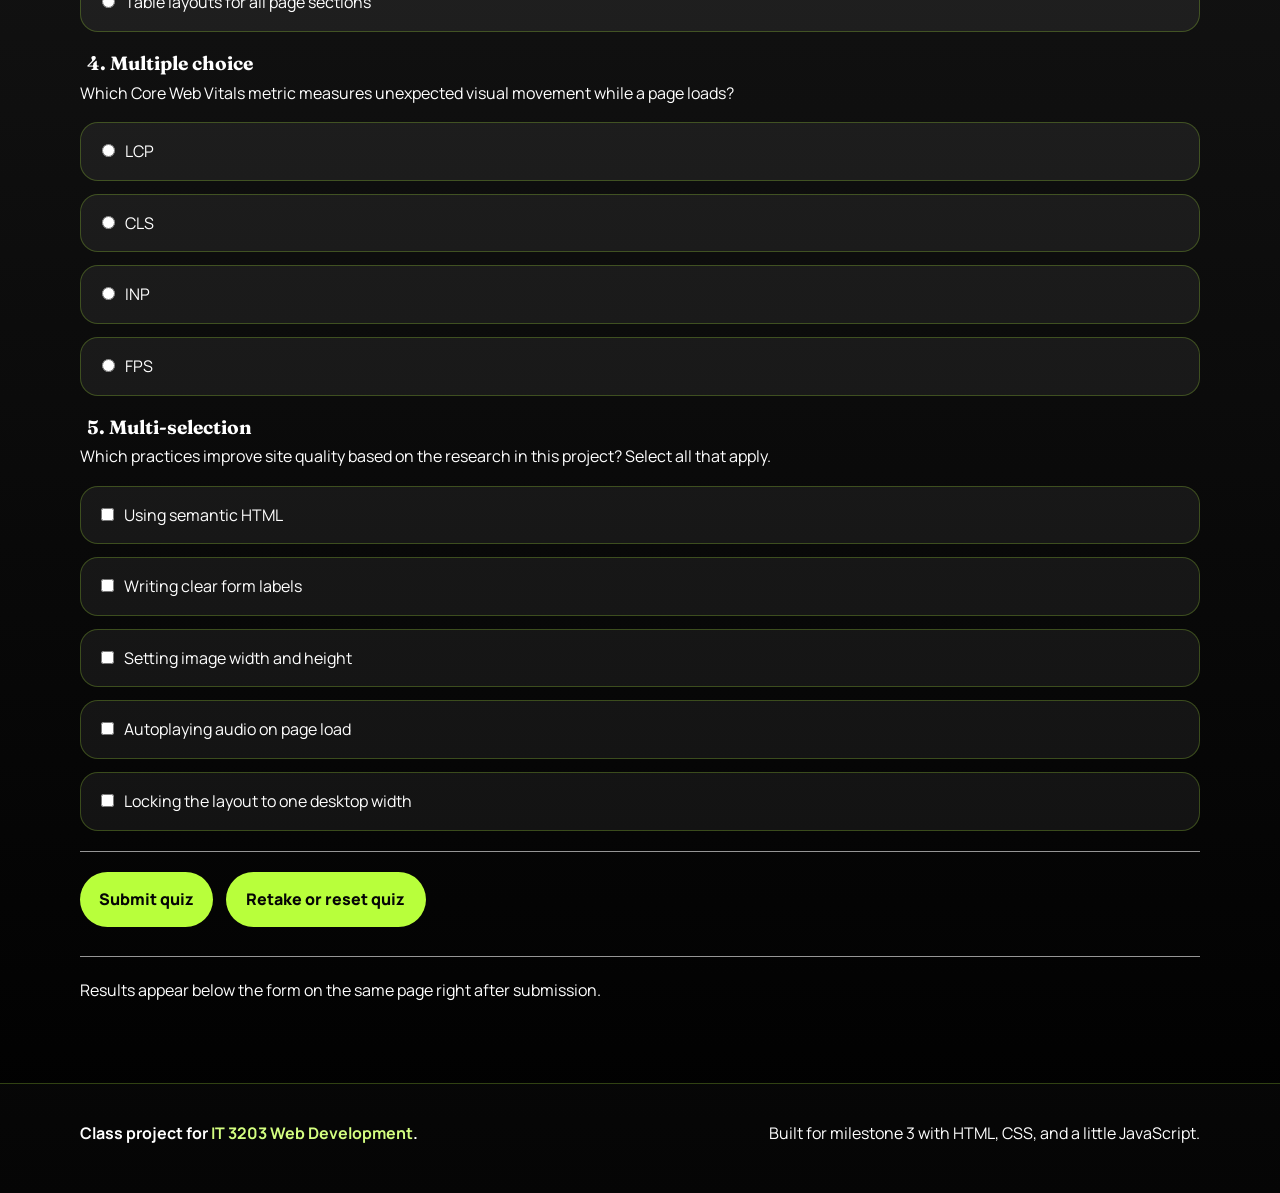
<file: quiz.html>
<!DOCTYPE html>
<html lang="en">
<head>
  <meta charset="UTF-8">
  <meta name="viewport" content="width=device-width, initial-scale=1">
  <meta name="description" content="Self-assessment quiz about accessibility, responsive design, and website performance.">
  <title>Modern Web Development Research | Quiz</title>
  <link rel="stylesheet" href="styles.css">
  <script src="site.js" defer></script>
</head>
<body>
  <a class="skip-link" href="#main-content">Skip to content</a>
  <header class="site-header">
    <div class="header-inner">
      <a class="brand" href="index.html">Modern Web Development Research</a>
      <button class="menu-toggle" type="button" aria-label="Open navigation menu" aria-controls="primary-navigation" aria-expanded="false">
        <span class="menu-icon" aria-hidden="true"></span>
      </button>
      <nav id="primary-navigation" class="main-nav" aria-label="Primary">
        <a href="index.html">Home</a>
        <a href="accessibility.html">Accessibility</a>
        <a href="responsive-design.html">Responsive Design</a>
        <a href="performance.html">Performance</a>
        <a href="concepts.html">Key Concepts</a>
        <a class="current" aria-current="page" href="quiz.html">Quiz</a>
        <a href="resources.html">Resources</a>
        <a href="about.html">About</a>
      </nav>
    </div>
  </header>

  <main id="main-content" class="page-shell quiz-layout">
    <section class="quiz-shell">
      <article class="panel page-title-card">
        <p class="eyebrow">Self-Assessment Quiz</p>
        <h1>Check how well you understand the milestone research.</h1>
        <p class="lead">
          This quiz covers accessibility, responsive design, performance, and basic HTML forms.
          Submit it to see your total score, whether you passed, and which answers you got right.
        </p>
        <div class="callout">
          Passing target: get at least 4 out of 5 questions right. You can reset the form and try again anytime.
        </div>
      </article>
      <aside class="card">
        <h2>Quiz Format</h2>
        <ul class="highlight-list">
          <li>1 fill-in-the-blank question</li>
          <li>3 single-answer multiple-choice questions</li>
          <li>1 multi-selection question with more than one correct answer</li>
          <li>Instant feedback shown below the form after submission</li>
        </ul>
      </aside>
    </section>

    <!-- The quiz uses semantic fieldsets so each question is grouped clearly. -->
    <form id="quiz-form" class="quiz-form" novalidate>
      <fieldset class="question-card">
        <legend>1. Fill in the blank</legend>
        <p>
          The responsive meta tag that tells mobile browsers to match the device width is named
          <strong>_____</strong>.
        </p>
        <label for="question1">Your answer</label>
        <input class="blank-input" id="question1" name="question1" type="text" required autocomplete="off">
      </fieldset>

      <fieldset class="question-card">
        <legend>2. Multiple choice</legend>
        <p>Which choice most directly helps screen reader users understand page structure?</p>
        <div class="option-list">
          <label><input type="radio" name="question2" value="Using a logical heading hierarchy" required>Using a logical heading hierarchy</label>
          <label><input type="radio" name="question2" value="Centering all page text">Centering all page text</label>
          <label><input type="radio" name="question2" value="Adding more decorative icons">Adding more decorative icons</label>
          <label><input type="radio" name="question2" value="Removing section headings">Removing section headings</label>
        </div>
      </fieldset>

      <fieldset class="question-card">
        <legend>3. Multiple choice</legend>
        <p>Which CSS idea is most closely connected to creating flexible columns that adapt to available space?</p>
        <div class="option-list">
          <label><input type="radio" name="question3" value="Absolute positioning with fixed widths" required>Absolute positioning with fixed widths</label>
          <label><input type="radio" name="question3" value="CSS Grid with minmax() tracks">CSS Grid with <code>minmax()</code> tracks</label>
          <label><input type="radio" name="question3" value="Inline styles on every element">Inline styles on every element</label>
          <label><input type="radio" name="question3" value="Table layouts for all page sections">Table layouts for all page sections</label>
        </div>
      </fieldset>

      <fieldset class="question-card">
        <legend>4. Multiple choice</legend>
        <p>Which Core Web Vitals metric measures unexpected visual movement while a page loads?</p>
        <div class="option-list">
          <label><input type="radio" name="question4" value="LCP" required>LCP</label>
          <label><input type="radio" name="question4" value="CLS">CLS</label>
          <label><input type="radio" name="question4" value="INP">INP</label>
          <label><input type="radio" name="question4" value="FPS">FPS</label>
        </div>
      </fieldset>

      <fieldset class="question-card">
        <legend>5. Multi-selection</legend>
        <p id="question5-help">Which practices improve site quality based on the research in this project? Select all that apply.</p>
        <div class="option-list" aria-describedby="question5-help question5-error">
          <label><input type="checkbox" name="question5" value="Using semantic HTML">Using semantic HTML</label>
          <label><input type="checkbox" name="question5" value="Writing clear form labels">Writing clear form labels</label>
          <label><input type="checkbox" name="question5" value="Setting image width and height">Setting image width and height</label>
          <label><input type="checkbox" name="question5" value="Autoplaying audio on page load">Autoplaying audio on page load</label>
          <label><input type="checkbox" name="question5" value="Locking the layout to one desktop width">Locking the layout to one desktop width</label>
        </div>
        <p id="question5-error" class="question-error" hidden>Select at least one answer for question 5.</p>
      </fieldset>

      <div class="quiz-actions">
        <button class="button" type="submit">Submit quiz</button>
        <button class="button secondary" type="reset">Retake or reset quiz</button>
      </div>
      <p class="quiz-note">Results appear below the form on the same page right after submission.</p>
    </form>

    <!-- Results appear after the user submits the quiz. -->
    <section id="quiz-results" class="panel results-panel" aria-live="polite" hidden></section>
  </main>

  <footer class="footer">
    <div class="footer-inner">
      <p id="course-note">
        Class project for <a href="https://ksuweb.github.io/IT3203/">IT 3203 Web Development</a>.
      </p>
      <p>Built for milestone 3 with HTML, CSS, and a little JavaScript.</p>
    </div>
  </footer>
</body>
</html>
</file>
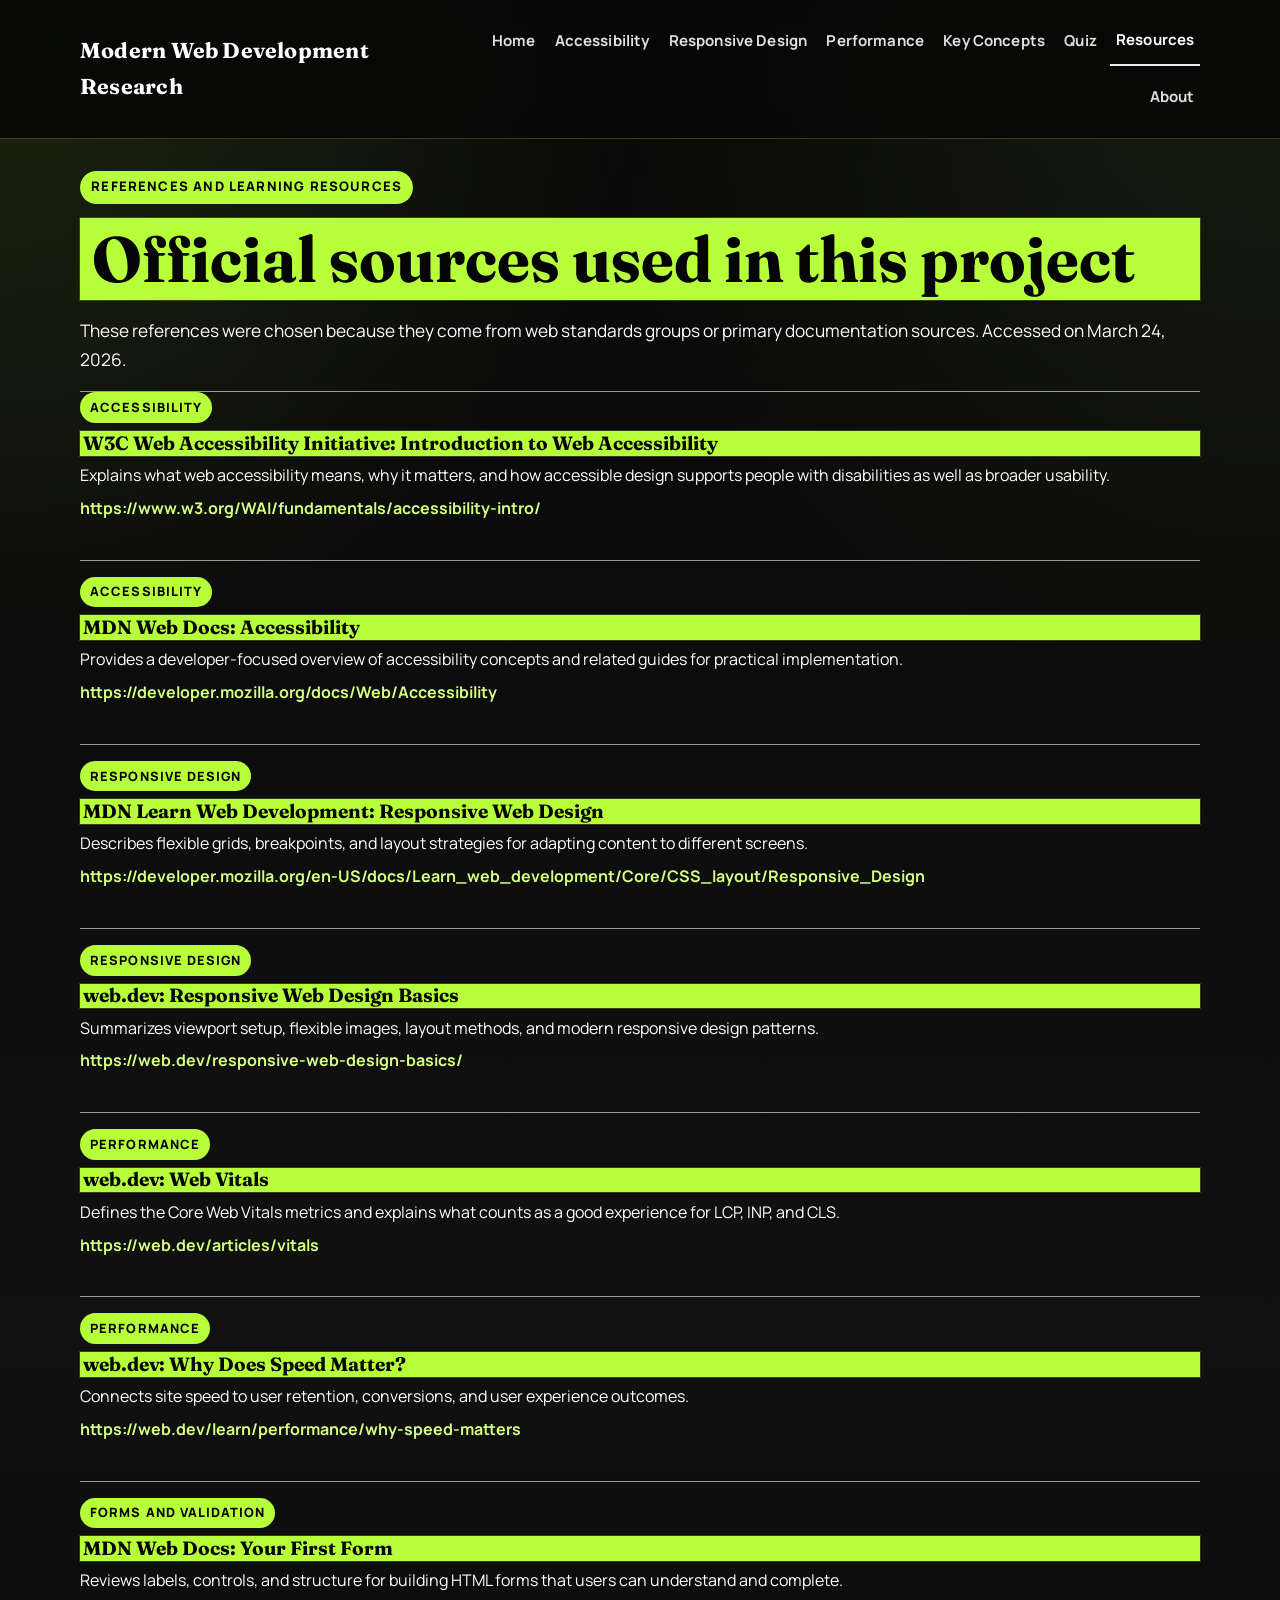
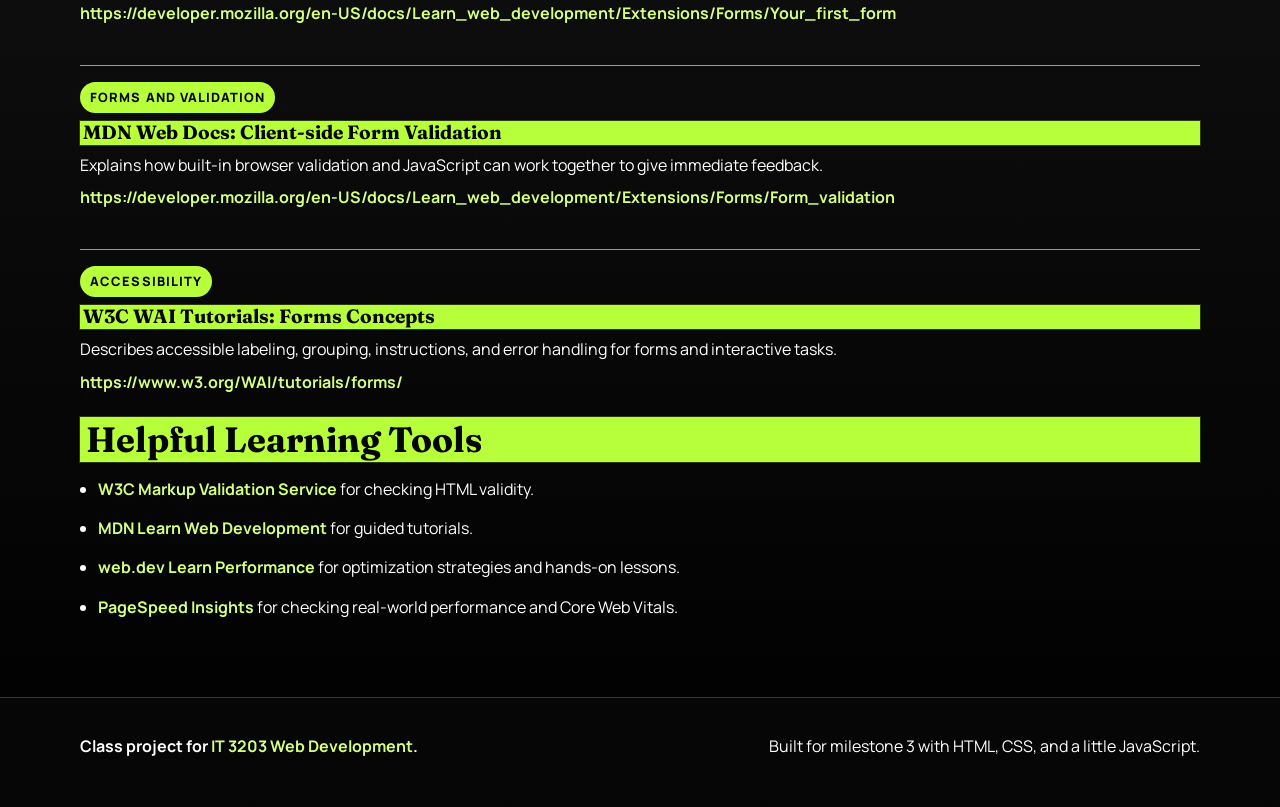
<file: resources.html>
<!DOCTYPE html>
<html lang="en">
<head>
  <meta charset="UTF-8">
  <meta name="viewport" content="width=device-width, initial-scale=1">
  <meta name="description" content="References and learning resources used for the modern web development research website.">
  <title>Modern Web Development Research | Resources</title>
  <link rel="stylesheet" href="styles.css">
  <script src="site.js" defer></script>
</head>
<body>
  <a class="skip-link" href="#main-content">Skip to content</a>
  <header class="site-header">
    <div class="header-inner">
      <a class="brand" href="index.html">Modern Web Development Research</a>
      <button class="menu-toggle" type="button" aria-label="Open navigation menu" aria-controls="primary-navigation" aria-expanded="false">
        <span class="menu-icon" aria-hidden="true"></span>
      </button>
      <nav id="primary-navigation" class="main-nav" aria-label="Primary">
        <a href="index.html">Home</a>
        <a href="accessibility.html">Accessibility</a>
        <a href="responsive-design.html">Responsive Design</a>
        <a href="performance.html">Performance</a>
        <a href="concepts.html">Key Concepts</a>
        <a href="quiz.html">Quiz</a>
        <a class="current" aria-current="page" href="resources.html">Resources</a>
        <a href="about.html">About</a>
      </nav>
    </div>
  </header>

  <main id="main-content" class="page-shell">
    <section class="card">
      <p class="eyebrow">References and Learning Resources</p>
      <h1>Official sources used in this project</h1>
      <p class="lead">
        These references were chosen because they come from web standards groups or primary documentation sources.
        Accessed on March 24, 2026.
      </p>
    </section>

    <ul class="resource-list section-spacer">
      <li>
        <span class="tag">Accessibility</span>
        <h3>W3C Web Accessibility Initiative: Introduction to Web Accessibility</h3>
        <p>
          Explains what web accessibility means, why it matters, and how accessible design supports people with
          disabilities as well as broader usability.
        </p>
        <p><a href="https://www.w3.org/WAI/fundamentals/accessibility-intro/">https://www.w3.org/WAI/fundamentals/accessibility-intro/</a></p>
      </li>
      <li>
        <span class="tag">Accessibility</span>
        <h3>MDN Web Docs: Accessibility</h3>
        <p>
          Provides a developer-focused overview of accessibility concepts and related guides for practical implementation.
        </p>
        <p><a href="https://developer.mozilla.org/docs/Web/Accessibility">https://developer.mozilla.org/docs/Web/Accessibility</a></p>
      </li>
      <li>
        <span class="tag">Responsive Design</span>
        <h3>MDN Learn Web Development: Responsive Web Design</h3>
        <p>
          Describes flexible grids, breakpoints, and layout strategies for adapting content to different screens.
        </p>
        <p><a href="https://developer.mozilla.org/en-US/docs/Learn_web_development/Core/CSS_layout/Responsive_Design">https://developer.mozilla.org/en-US/docs/Learn_web_development/Core/CSS_layout/Responsive_Design</a></p>
      </li>
      <li>
        <span class="tag">Responsive Design</span>
        <h3>web.dev: Responsive Web Design Basics</h3>
        <p>
          Summarizes viewport setup, flexible images, layout methods, and modern responsive design patterns.
        </p>
        <p><a href="https://web.dev/responsive-web-design-basics/">https://web.dev/responsive-web-design-basics/</a></p>
      </li>
      <li>
        <span class="tag">Performance</span>
        <h3>web.dev: Web Vitals</h3>
        <p>
          Defines the Core Web Vitals metrics and explains what counts as a good experience for LCP, INP, and CLS.
        </p>
        <p><a href="https://web.dev/articles/vitals">https://web.dev/articles/vitals</a></p>
      </li>
      <li>
        <span class="tag">Performance</span>
        <h3>web.dev: Why Does Speed Matter?</h3>
        <p>
          Connects site speed to user retention, conversions, and user experience outcomes.
        </p>
        <p><a href="https://web.dev/learn/performance/why-speed-matters">https://web.dev/learn/performance/why-speed-matters</a></p>
      </li>
      <li>
        <span class="tag">Forms and Validation</span>
        <h3>MDN Web Docs: Your First Form</h3>
        <p>
          Reviews labels, controls, and structure for building HTML forms that users can understand and complete.
        </p>
        <p><a href="https://developer.mozilla.org/en-US/docs/Learn_web_development/Extensions/Forms/Your_first_form">https://developer.mozilla.org/en-US/docs/Learn_web_development/Extensions/Forms/Your_first_form</a></p>
      </li>
      <li>
        <span class="tag">Forms and Validation</span>
        <h3>MDN Web Docs: Client-side Form Validation</h3>
        <p>
          Explains how built-in browser validation and JavaScript can work together to give immediate feedback.
        </p>
        <p><a href="https://developer.mozilla.org/en-US/docs/Learn_web_development/Extensions/Forms/Form_validation">https://developer.mozilla.org/en-US/docs/Learn_web_development/Extensions/Forms/Form_validation</a></p>
      </li>
      <li>
        <span class="tag">Accessibility</span>
        <h3>W3C WAI Tutorials: Forms Concepts</h3>
        <p>
          Describes accessible labeling, grouping, instructions, and error handling for forms and interactive tasks.
        </p>
        <p><a href="https://www.w3.org/WAI/tutorials/forms/">https://www.w3.org/WAI/tutorials/forms/</a></p>
      </li>
    </ul>

    <section class="card section-spacer">
      <h2>Helpful Learning Tools</h2>
      <ul class="highlight-list">
        <li><a href="https://validator.w3.org/">W3C Markup Validation Service</a> for checking HTML validity.</li>
        <li><a href="https://developer.mozilla.org/en-US/docs/Learn_web_development">MDN Learn Web Development</a> for guided tutorials.</li>
        <li><a href="https://web.dev/learn/performance">web.dev Learn Performance</a> for optimization strategies and hands-on lessons.</li>
        <li><a href="https://pagespeed.web.dev/">PageSpeed Insights</a> for checking real-world performance and Core Web Vitals.</li>
      </ul>
    </section>
  </main>

  <footer class="footer">
    <div class="footer-inner">
      <p id="course-note">
        Class project for <a href="https://ksuweb.github.io/IT3203/">IT 3203 Web Development</a>.
      </p>
      <p>Built for milestone 3 with HTML, CSS, and a little JavaScript.</p>
    </div>
  </footer>
</body>
</html>
</file>
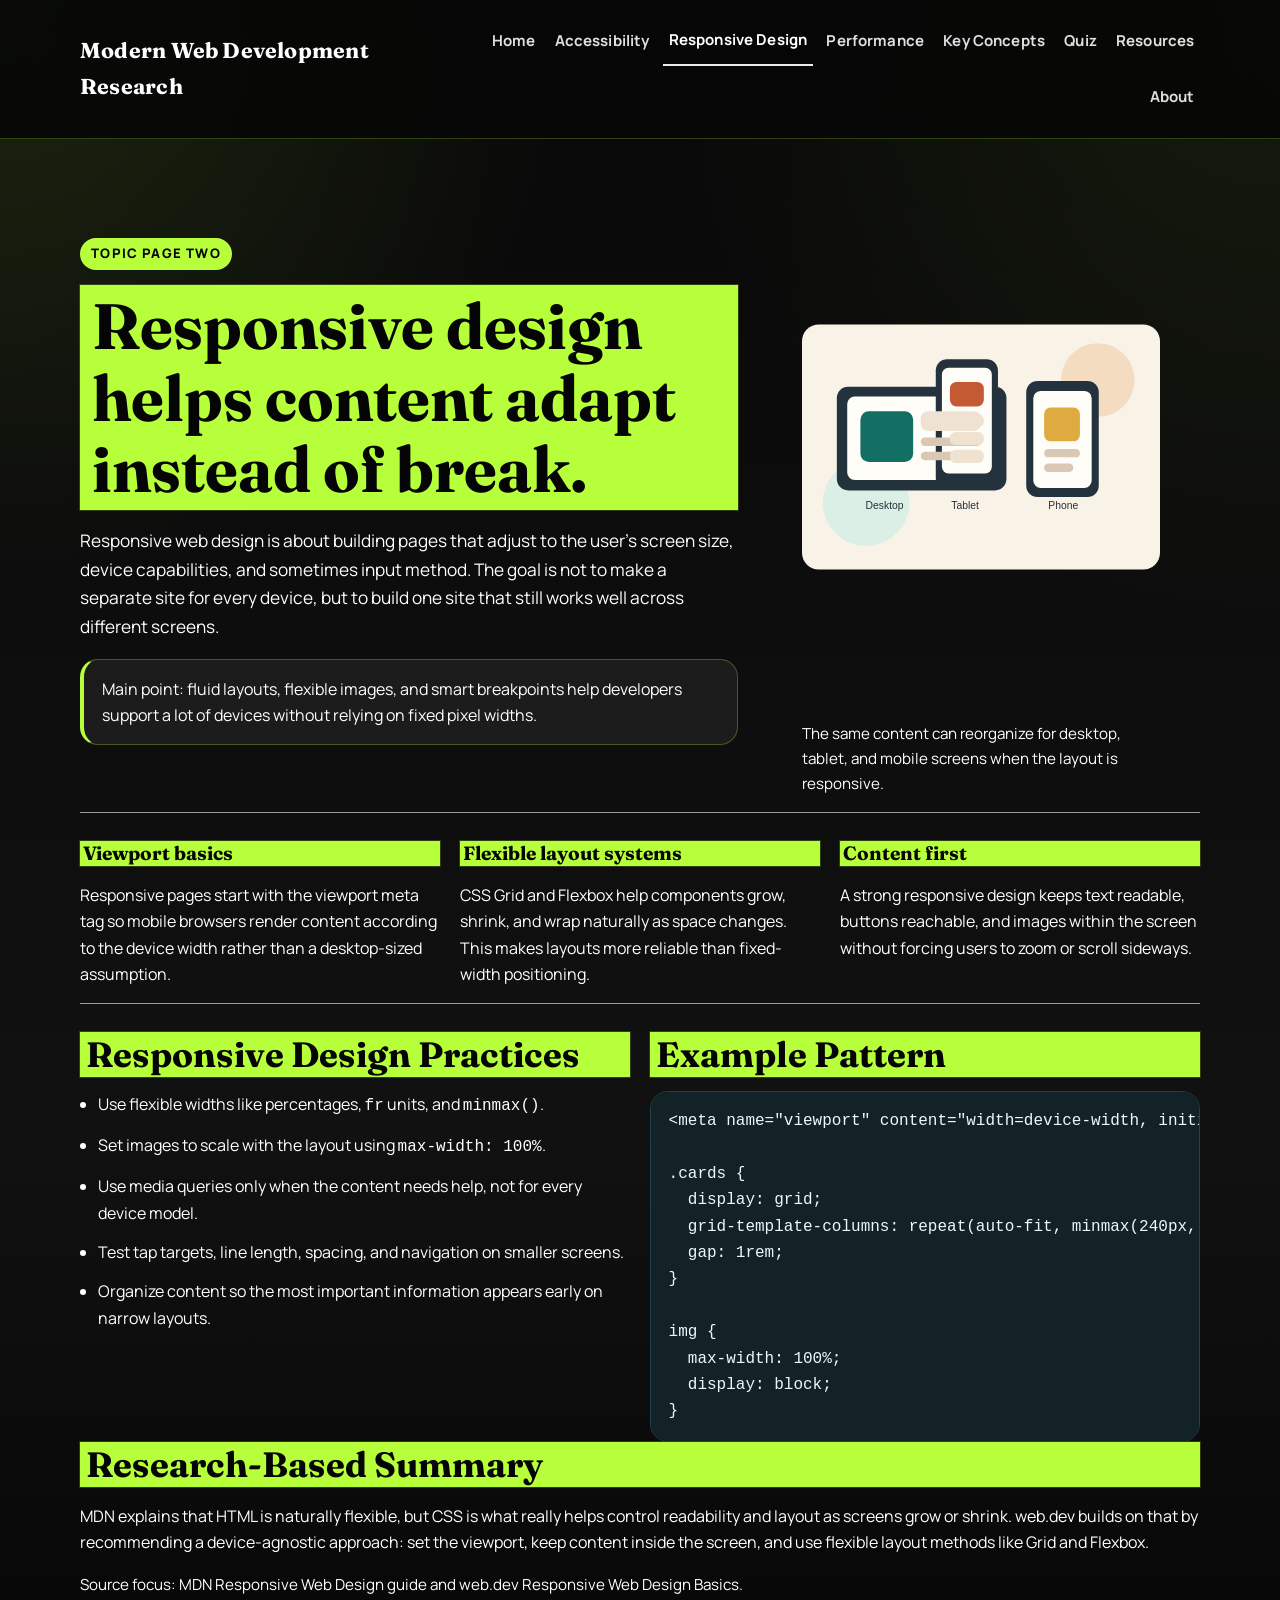
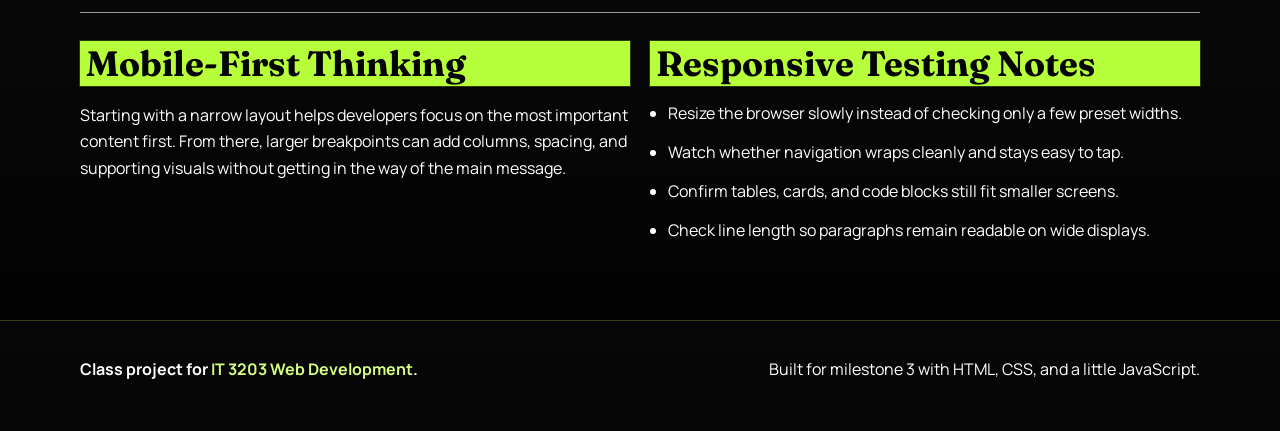
<file: responsive-design.html>
<!DOCTYPE html>
<html lang="en">
<head>
  <meta charset="UTF-8">
  <meta name="viewport" content="width=device-width, initial-scale=1">
  <meta name="description" content="Research page about responsive web design and how adaptable layouts improve web development.">
  <title>Modern Web Development Research | Responsive Design</title>
  <link rel="stylesheet" href="styles.css">
  <script src="site.js" defer></script>
</head>
<body>
  <a class="skip-link" href="#main-content">Skip to content</a>
  <header class="site-header">
    <div class="header-inner">
      <a class="brand" href="index.html">Modern Web Development Research</a>
      <button class="menu-toggle" type="button" aria-label="Open navigation menu" aria-controls="primary-navigation" aria-expanded="false">
        <span class="menu-icon" aria-hidden="true"></span>
      </button>
      <nav id="primary-navigation" class="main-nav" aria-label="Primary">
        <a href="index.html">Home</a>
        <a href="accessibility.html">Accessibility</a>
        <a class="current" aria-current="page" href="responsive-design.html">Responsive Design</a>
        <a href="performance.html">Performance</a>
        <a href="concepts.html">Key Concepts</a>
        <a href="quiz.html">Quiz</a>
        <a href="resources.html">Resources</a>
        <a href="about.html">About</a>
      </nav>
    </div>
  </header>

  <main id="main-content" class="page-shell">
    <section class="page-intro">
      <article class="panel page-title-card">
        <p class="eyebrow">Topic Page Two</p>
        <h1>Responsive design helps content adapt instead of break.</h1>
        <p class="lead">
          Responsive web design is about building pages that adjust to the user's screen size,
          device capabilities, and sometimes input method. The goal is not to make a separate site for every
          device, but to build one site that still works well across different screens.
        </p>
        <div class="callout">
          Main point: fluid layouts, flexible images, and smart breakpoints help developers support
          a lot of devices without relying on fixed pixel widths.
        </div>
      </article>
      <figure class="panel visual-panel">
        <img src="assets/responsive.svg" width="760" height="520" alt="Illustration of the same website adapting across desktop, tablet, and phone screens.">
        <figcaption>
          The same content can reorganize for desktop, tablet, and mobile screens when the layout is responsive.
        </figcaption>
      </figure>
    </section>

    <section class="card-grid section-spacer">
      <article class="card">
        <h3>Viewport basics</h3>
        <p>
          Responsive pages start with the viewport meta tag so mobile browsers render content according to the
          device width rather than a desktop-sized assumption.
        </p>
      </article>
      <article class="card">
        <h3>Flexible layout systems</h3>
        <p>
          CSS Grid and Flexbox help components grow, shrink, and wrap naturally as space changes.
          This makes layouts more reliable than fixed-width positioning.
        </p>
      </article>
      <article class="card">
        <h3>Content first</h3>
        <p>
          A strong responsive design keeps text readable, buttons reachable, and images within the screen without
          forcing users to zoom or scroll sideways.
        </p>
      </article>
    </section>

    <section class="section-grid section-spacer">
      <article class="card">
        <h2>Responsive Design Practices</h2>
        <ul class="highlight-list">
          <li>Use flexible widths like percentages, <code>fr</code> units, and <code>minmax()</code>.</li>
          <li>Set images to scale with the layout using <code>max-width: 100%</code>.</li>
          <li>Use media queries only when the content needs help, not for every device model.</li>
          <li>Test tap targets, line length, spacing, and navigation on smaller screens.</li>
          <li>Organize content so the most important information appears early on narrow layouts.</li>
        </ul>
      </article>
      <article class="card">
        <h2>Example Pattern</h2>
        <pre><code>&lt;meta name="viewport" content="width=device-width, initial-scale=1"&gt;

.cards {
  display: grid;
  grid-template-columns: repeat(auto-fit, minmax(240px, 1fr));
  gap: 1rem;
}

img {
  max-width: 100%;
  display: block;
}</code></pre>
      </article>
    </section>

    <section class="card section-spacer">
      <h2>Research-Based Summary</h2>
      <p>
        MDN explains that HTML is naturally flexible, but CSS is what really helps control readability and layout as screens
        grow or shrink. web.dev builds on that by recommending a device-agnostic approach: set the viewport,
        keep content inside the screen, and use flexible layout methods like Grid and Flexbox.
      </p>
      <p class="tiny-note">
        Source focus: MDN Responsive Web Design guide and web.dev Responsive Web Design Basics.
      </p>
    </section>

    <section class="section-grid section-spacer">
      <article class="card">
        <h2>Mobile-First Thinking</h2>
        <p>
          Starting with a narrow layout helps developers focus on the most important content first. From there,
          larger breakpoints can add columns, spacing, and supporting visuals without getting in the way of the main message.
        </p>
      </article>
      <article class="card">
        <h2>Responsive Testing Notes</h2>
        <ul class="highlight-list">
          <li>Resize the browser slowly instead of checking only a few preset widths.</li>
          <li>Watch whether navigation wraps cleanly and stays easy to tap.</li>
          <li>Confirm tables, cards, and code blocks still fit smaller screens.</li>
          <li>Check line length so paragraphs remain readable on wide displays.</li>
        </ul>
      </article>
    </section>
  </main>

  <footer class="footer">
    <div class="footer-inner">
      <p id="course-note">
        Class project for <a href="https://ksuweb.github.io/IT3203/">IT 3203 Web Development</a>.
      </p>
      <p>Built for milestone 3 with HTML, CSS, and a little JavaScript.</p>
    </div>
  </footer>
</body>
</html>
</file>
<file: styles.css>
@import url("https://fonts.googleapis.com/css2?family=Fraunces:opsz,wght@9..144,600;9..144,700&family=Manrope:wght@400;600;700;800&display=swap");

/* Shared palette, typography, and layout for the milestone site. */
:root {
  --bg: #f6f1e8;
  --surface: rgba(255, 252, 246, 0.92);
  --surface-strong: #fffdf8;
  --ink: #050505;
  --muted: rgba(255, 255, 255, 0.82);
  --accent: #b8ff3b;
  --accent-strong: #8be000;
  --accent-soft: rgba(184, 255, 59, 0.2);
  --line: rgba(184, 255, 59, 0.45);
  --section-line: rgba(255, 255, 255, 0.58);
  --shadow: 0 18px 40px rgba(31, 43, 48, 0.09);
  --radius: 20px;
  --site-width: min(1120px, calc(100% - 2rem));
}

* {
  box-sizing: border-box;
}

html {
  scroll-behavior: smooth;
}

body {
  margin: 0;
  color: #ffffff;
  font-family: "Manrope", "Trebuchet MS", sans-serif;
  line-height: 1.65;
  background:
    radial-gradient(circle at top left, rgba(184, 255, 59, 0.12), transparent 24%),
    radial-gradient(circle at top right, rgba(184, 255, 59, 0.08), transparent 26%),
    linear-gradient(180deg, #080808 0%, #111111 56%, #000000 100%);
}

body.nav-open {
  overflow: hidden;
}

body.nav-open::before {
  position: fixed;
  inset: 0;
  z-index: 11;
  content: "";
  background: rgba(0, 0, 0, 0.54);
}

img {
  display: block;
  max-width: 100%;
  border: 0;
  border-radius: 18px;
}

a {
  color: #d4ff81;
  font-weight: 700;
  text-decoration: none;
  transition: color 0.2s ease, transform 0.2s ease, background-color 0.2s ease;
}

a:hover,
a:focus-visible {
  color: #f3ffd0;
  text-decoration: underline;
}

code {
  font-family: "Cascadia Code", Consolas, monospace;
}

pre {
  margin: 0;
  padding: 1rem 1.1rem;
  overflow-x: auto;
  color: #eff8f8;
  background: #122227;
  border: 1px solid #214148;
  border-radius: 18px;
}

.skip-link {
  position: absolute;
  left: -9999px;
  top: 1rem;
  padding: 0.75rem 1rem;
  color: #ffffff;
  background: var(--ink);
  border-radius: 999px;
}

.skip-link:focus {
  left: 1rem;
  z-index: 20;
}

/* Header and navigation keep the site structure consistent. */
.site-header {
  position: sticky;
  top: 0;
  z-index: 10;
  backdrop-filter: blur(14px);
  background: rgba(6, 6, 6, 0.86);
  border-bottom: 1px solid rgba(184, 255, 59, 0.24);
}

.header-inner,
.footer-inner,
.page-shell {
  width: var(--site-width);
  margin: 0 auto;
}

.header-inner {
  display: flex;
  align-items: center;
  justify-content: space-between;
  gap: 1rem;
  padding: 1rem 0;
}

.brand {
  color: #ffffff;
  font-family: "Fraunces", Georgia, serif;
  font-size: 1.35rem;
  font-weight: 700;
  letter-spacing: 0.01em;
}

.menu-toggle {
  display: none;
  width: 46px;
  height: 46px;
  flex: 0 0 auto;
  align-items: center;
  justify-content: center;
  padding: 0;
  color: #050505;
  cursor: pointer;
  background: var(--accent);
  border: 0;
  border-radius: 50%;
}

.menu-toggle:hover,
.menu-toggle:focus-visible {
  background: var(--accent-strong);
  outline: 3px solid rgba(184, 255, 59, 0.28);
  outline-offset: 3px;
}

.menu-icon,
.menu-icon::before,
.menu-icon::after {
  display: block;
  width: 20px;
  height: 2px;
  background: currentColor;
  border-radius: 999px;
  transition: transform 0.2s ease, opacity 0.2s ease;
}

.menu-icon {
  position: relative;
}

.menu-icon::before,
.menu-icon::after {
  position: absolute;
  left: 0;
  content: "";
}

.menu-icon::before {
  transform: translateY(-7px);
}

.menu-icon::after {
  transform: translateY(7px);
}

.menu-toggle[aria-expanded="true"] .menu-icon {
  background: transparent;
}

.menu-toggle[aria-expanded="true"] .menu-icon::before {
  transform: rotate(45deg);
}

.menu-toggle[aria-expanded="true"] .menu-icon::after {
  transform: rotate(-45deg);
}

.main-nav {
  display: flex;
  flex-wrap: wrap;
  gap: 0.5rem;
  align-items: center;
  justify-content: flex-end;
}

.main-nav a {
  min-height: 44px;
  padding: 0.72rem 0.35rem;
  color: rgba(255, 255, 255, 0.88);
  font-size: 0.94rem;
  font-weight: 700;
  letter-spacing: 0.01em;
  background: transparent;
  border: 0;
  border-radius: 0;
  box-shadow: none;
  backdrop-filter: none;
}

.main-nav a.current {
  color: #ffffff;
  text-decoration: none;
  border-bottom: 2px solid rgba(255, 255, 255, 0.92);
}

.main-nav a:hover,
.main-nav a:focus-visible {
  color: #ffffff;
  text-decoration: none;
  background: transparent;
  transform: translateY(-1px);
}

.page-shell {
  padding: 2rem 0 4rem;
}

.page-shell > * + * {
  margin-top: 1.75rem;
  padding-top: 1.75rem;
  border-top: 1px solid var(--section-line);
}

/* Grid utilities power the home hero and topic-page intros. */
.hero,
.page-intro {
  display: grid;
  grid-template-columns: minmax(0, 1.2fr) minmax(300px, 0.8fr);
  gap: 1.5rem;
  align-items: center;
}

.panel,
.card,
.resource-list li {
  background: transparent;
  border: 0;
  border-radius: 0;
  box-shadow: none;
}

.hero-copy,
.card,
.resource-list li {
  padding: 0;
}

.visual-panel {
  padding: 0;
}

.visual-panel figcaption {
  margin-top: 0.9rem;
  color: #ffffff;
  font-size: 0.95rem;
}

.eyebrow {
  display: inline-block;
  margin: 0;
  padding: 0.35rem 0.7rem;
  color: #050505;
  font-size: 0.82rem;
  font-weight: 800;
  letter-spacing: 0.09em;
  text-transform: uppercase;
  background: var(--accent);
  border-radius: 999px;
}

h1,
h2,
h3 {
  margin-top: 0;
  line-height: 1.12;
  color: #050505;
  font-family: "Fraunces", Georgia, serif;
  display: block;
  width: auto;
  max-width: 100%;
  padding: 0.08em 0.18em;
  overflow-wrap: break-word;
  background: var(--accent);
  box-shadow: 0 0 0 1px rgba(184, 255, 59, 0.2);
}

h1 {
  margin: 0.9rem 0 1rem;
  font-size: clamp(2.35rem, 5vw, 4.4rem);
}

h2 {
  margin-bottom: 0.85rem;
  font-size: clamp(1.55rem, 3vw, 2.2rem);
}

h3 {
  margin-bottom: 0.65rem;
  font-size: 1.2rem;
}

p,
li,
dd,
td,
th {
  font-size: 1rem;
}

.lead {
  color: #ffffff;
  font-size: 1.08rem;
}

.button-row {
  display: flex;
  flex-wrap: wrap;
  gap: 0.8rem;
  margin-top: 1.4rem;
}

.button-link {
  display: inline-flex;
  align-items: center;
  justify-content: center;
  min-height: 46px;
  padding: 0.8rem 1.15rem;
  color: #050505;
  text-decoration: none;
  background: var(--accent);
  border-radius: 999px;
}

.button-link:hover,
.button-link:focus-visible {
  color: #050505;
  text-decoration: none;
  background: var(--accent-strong);
}

.button-link.secondary {
  color: #050505;
  background: var(--accent);
  border: 1px solid transparent;
}

.button-link.secondary:hover,
.button-link.secondary:focus-visible {
  color: #050505;
  background: var(--accent-strong);
}

.key-terms {
  display: flex;
  flex-wrap: wrap;
  gap: 0.7rem;
  margin: 1.25rem 0 0;
  padding: 0;
  list-style: none;
}

.key-terms li {
  padding: 0.5rem 0.8rem;
  font-size: 0.92rem;
  font-weight: 700;
  color: #050505;
  background: var(--accent);
  border: 1px solid transparent;
  border-radius: 999px;
}

/* Reusable content grids keep the layout flexible across pages. */
.section-grid,
.card-grid,
.glossary {
  display: grid;
  gap: 1.25rem;
  margin-top: 1.5rem;
}

.section-grid {
  grid-template-columns: repeat(2, minmax(0, 1fr));
}

.card-grid {
  grid-template-columns: repeat(3, minmax(0, 1fr));
}

.glossary {
  grid-template-columns: repeat(2, minmax(0, 1fr));
}

.toc-list,
.highlight-list,
.meta-list {
  margin: 0;
  padding-left: 1.1rem;
}

.highlight-list li,
.meta-list li {
  margin-bottom: 0.8rem;
}

.page-title-card {
  padding: 0;
}

.callout {
  padding: 1rem 1.1rem;
  color: #ffffff;
  background: rgba(255, 255, 255, 0.06);
  border: 1px solid rgba(184, 255, 59, 0.28);
  border-left: 4px solid var(--accent);
  border-radius: 18px;
}

.table-wrap {
  overflow-x: auto;
  margin-top: 1rem;
  -webkit-overflow-scrolling: touch;
}

.data-table {
  width: 100%;
  min-width: 640px;
  border-collapse: collapse;
}

.data-table th,
.data-table td {
  padding: 0.85rem 1rem;
  text-align: left;
  vertical-align: top;
  border: 1px solid var(--line);
}

.data-table th {
  color: #050505;
  background: var(--accent);
  font-family: "Fraunces", Georgia, serif;
}

.data-table td {
  color: #ffffff;
  background: rgba(255, 255, 255, 0.04);
}

.resource-list {
  display: grid;
  gap: 1rem;
  padding: 0;
  list-style: none;
}

.resource-list li + li {
  margin-top: 1rem;
  padding-top: 1rem;
  border-top: 1px solid var(--section-line);
}

.resource-list h3 {
  margin-bottom: 0.35rem;
}

.resource-list p {
  margin: 0.4rem 0;
}

.tag {
  display: inline-block;
  margin-bottom: 0.5rem;
  padding: 0.3rem 0.65rem;
  color: #050505;
  font-size: 0.8rem;
  font-weight: 800;
  letter-spacing: 0.08em;
  text-transform: uppercase;
  background: var(--accent);
  border-radius: 999px;
}

.footer {
  border-top: 1px solid rgba(184, 255, 59, 0.24);
  background: rgba(255, 255, 255, 0.02);
}

.footer-inner {
  display: flex;
  flex-wrap: wrap;
  justify-content: space-between;
  gap: 1rem;
  padding: 1.2rem 0 2rem;
  color: #ffffff;
}

#course-note {
  font-weight: 700;
}

.section-spacer {
  margin-top: 0;
}

.tiny-note {
  color: #ffffff;
  font-size: 0.95rem;
}

.quiz-layout {
  display: grid;
  gap: 1.5rem;
}

.quiz-shell {
  display: grid;
  gap: 1.5rem;
  grid-template-columns: minmax(0, 1.2fr) minmax(280px, 0.8fr);
  align-items: start;
}

.quiz-form {
  display: grid;
  gap: 1rem;
}

.quiz-form > * + * {
  margin-top: 0.25rem;
  padding-top: 1.25rem;
  border-top: 1px solid var(--section-line);
}

.question-card {
  margin: 0;
  padding: 0;
  background: transparent;
  border: 0;
  border-radius: 0;
  box-shadow: none;
}

.question-card legend {
  padding: 0 0.45rem;
  font-family: "Fraunces", Georgia, serif;
  font-size: 1.2rem;
  font-weight: 700;
}

.question-card p {
  margin-top: 0;
}

.blank-input,
.option-list label {
  display: block;
}

.blank-input {
  width: 100%;
  min-height: 48px;
  margin-top: 0.9rem;
  padding: 0.9rem 1rem;
  color: #050505;
  font: inherit;
  background: #f5ffd6;
  border: 1px solid var(--line);
  border-radius: 16px;
}

.blank-input:focus,
.option-list input:focus-visible {
  outline: 3px solid rgba(19, 111, 99, 0.22);
  outline-offset: 2px;
}

.option-list {
  display: grid;
  gap: 0.8rem;
  margin-top: 1rem;
}

.option-list label {
  min-height: 48px;
  padding: 0.95rem 1rem;
  color: #ffffff;
  background: rgba(255, 255, 255, 0.06);
  border: 1px solid rgba(184, 255, 59, 0.24);
  border-radius: 18px;
}

.option-list input {
  margin-right: 0.65rem;
}

.quiz-actions {
  display: flex;
  flex-wrap: wrap;
  gap: 0.8rem;
}

.button {
  min-height: 48px;
  padding: 0.85rem 1.2rem;
  color: #050505;
  font: inherit;
  font-weight: 800;
  cursor: pointer;
  background: var(--accent);
  border: 0;
  border-radius: 999px;
}

.button:hover,
.button:focus-visible {
  background: var(--accent-strong);
}

.button.secondary {
  color: #050505;
  background: var(--accent);
  border: 1px solid transparent;
}

.button.secondary:hover,
.button.secondary:focus-visible {
  background: var(--accent-strong);
}

.quiz-note {
  margin-top: 0.8rem;
  color: #ffffff;
}

.question-error {
  margin: 0.8rem 0 0;
  color: #8f2c1c;
  font-weight: 700;
}

.results-panel {
  padding: 0;
  border-top: 0;
}

.results-summary {
  display: flex;
  flex-wrap: wrap;
  gap: 0.9rem;
  align-items: center;
  justify-content: space-between;
}

.score-badge,
.status-badge {
  display: inline-flex;
  align-items: center;
  padding: 0.45rem 0.8rem;
  color: #050505;
  background: var(--accent);
  font-weight: 800;
  border-radius: 999px;
}

.score-badge {
  color: #050505;
  background: var(--accent);
}

.status-badge.pass {
  color: #050505;
  background: var(--accent);
}

.status-badge.fail {
  color: #050505;
  background: var(--accent-strong);
}

.results-list {
  display: grid;
  gap: 1rem;
  margin: 1.25rem 0 0;
  padding: 0;
  list-style: none;
}

.result-item {
  padding: 1rem 1.1rem;
  border-radius: 18px;
}

.result-item.correct {
  color: #14251f;
  background: #edf8f5;
  border: 1px solid #b9dfd3;
}

.result-item.incorrect {
  color: #32190f;
  background: #fff1ec;
  border: 1px solid #efc9ba;
}

.result-item h3 {
  margin-bottom: 0.45rem;
}

.result-item p {
  margin: 0.35rem 0;
}

/* Responsive rules stack the layout for tablets and phones. */
@media (max-width: 940px) {
  .hero,
  .page-intro,
  .section-grid,
  .card-grid,
  .glossary,
  .quiz-shell {
    grid-template-columns: 1fr;
  }
}

@media (max-width: 720px) {
  .header-inner {
    align-items: center;
    flex-direction: row;
  }

  .brand {
    font-size: 1.18rem;
    max-width: 100%;
    overflow-wrap: break-word;
  }

  .menu-toggle {
    position: relative;
    z-index: 13;
    display: inline-flex;
  }

  .main-nav {
    position: fixed;
    top: 0;
    right: 0;
    z-index: 12;
    display: flex;
    width: min(82vw, 320px);
    height: 100dvh;
    padding: 6rem 1.1rem 1.4rem;
    overflow-y: auto;
    overscroll-behavior: contain;
    flex-direction: column;
    flex-wrap: nowrap;
    align-items: stretch;
    justify-content: flex-start;
    gap: 0.7rem;
    background: rgba(5, 5, 5, 0.98);
    border-left: 1px solid rgba(184, 255, 59, 0.35);
    box-shadow: -18px 0 44px rgba(0, 0, 0, 0.45);
    transform: translateX(100%);
    transition: transform 0.24s ease;
  }

  body.nav-open .main-nav {
    transform: translateX(0);
  }

  .main-nav a {
    display: flex;
    min-height: 50px;
    align-items: center;
    justify-content: flex-start;
    padding: 0.75rem 0.9rem;
    color: #ffffff;
    font-size: 1rem;
    text-align: left;
    border-radius: 10px;
  }

  .main-nav a.current {
    color: #050505;
    background: var(--accent);
    border-bottom: 0;
  }

  .main-nav a:hover,
  .main-nav a:focus-visible {
    color: #050505;
    background: var(--accent-strong);
    transform: none;
  }

  .page-shell {
    padding-top: 1.35rem;
  }

  .page-shell > * + * {
    margin-top: 1.35rem;
    padding-top: 1.35rem;
  }
}

@media (max-width: 560px) {
  :root {
    --site-width: min(100% - 1rem, 1120px);
  }

  body {
    line-height: 1.55;
  }

  .hero-copy,
  .card,
  .resource-list li,
  .page-title-card,
  .question-card,
  .results-panel {
    padding: 0;
  }

  h1 {
    font-size: 2.05rem;
  }

  h2 {
    font-size: 1.45rem;
  }

  .button-row,
  .quiz-actions,
  .results-summary {
    align-items: stretch;
    flex-direction: column;
  }

  .button-link,
  .button {
    width: 100%;
  }
}

@media (max-width: 420px) {
  .eyebrow,
  h1,
  h2,
  h3 {
    max-width: 100%;
  }

  pre {
    padding: 0.85rem;
    font-size: 0.88rem;
  }
}
</file>
